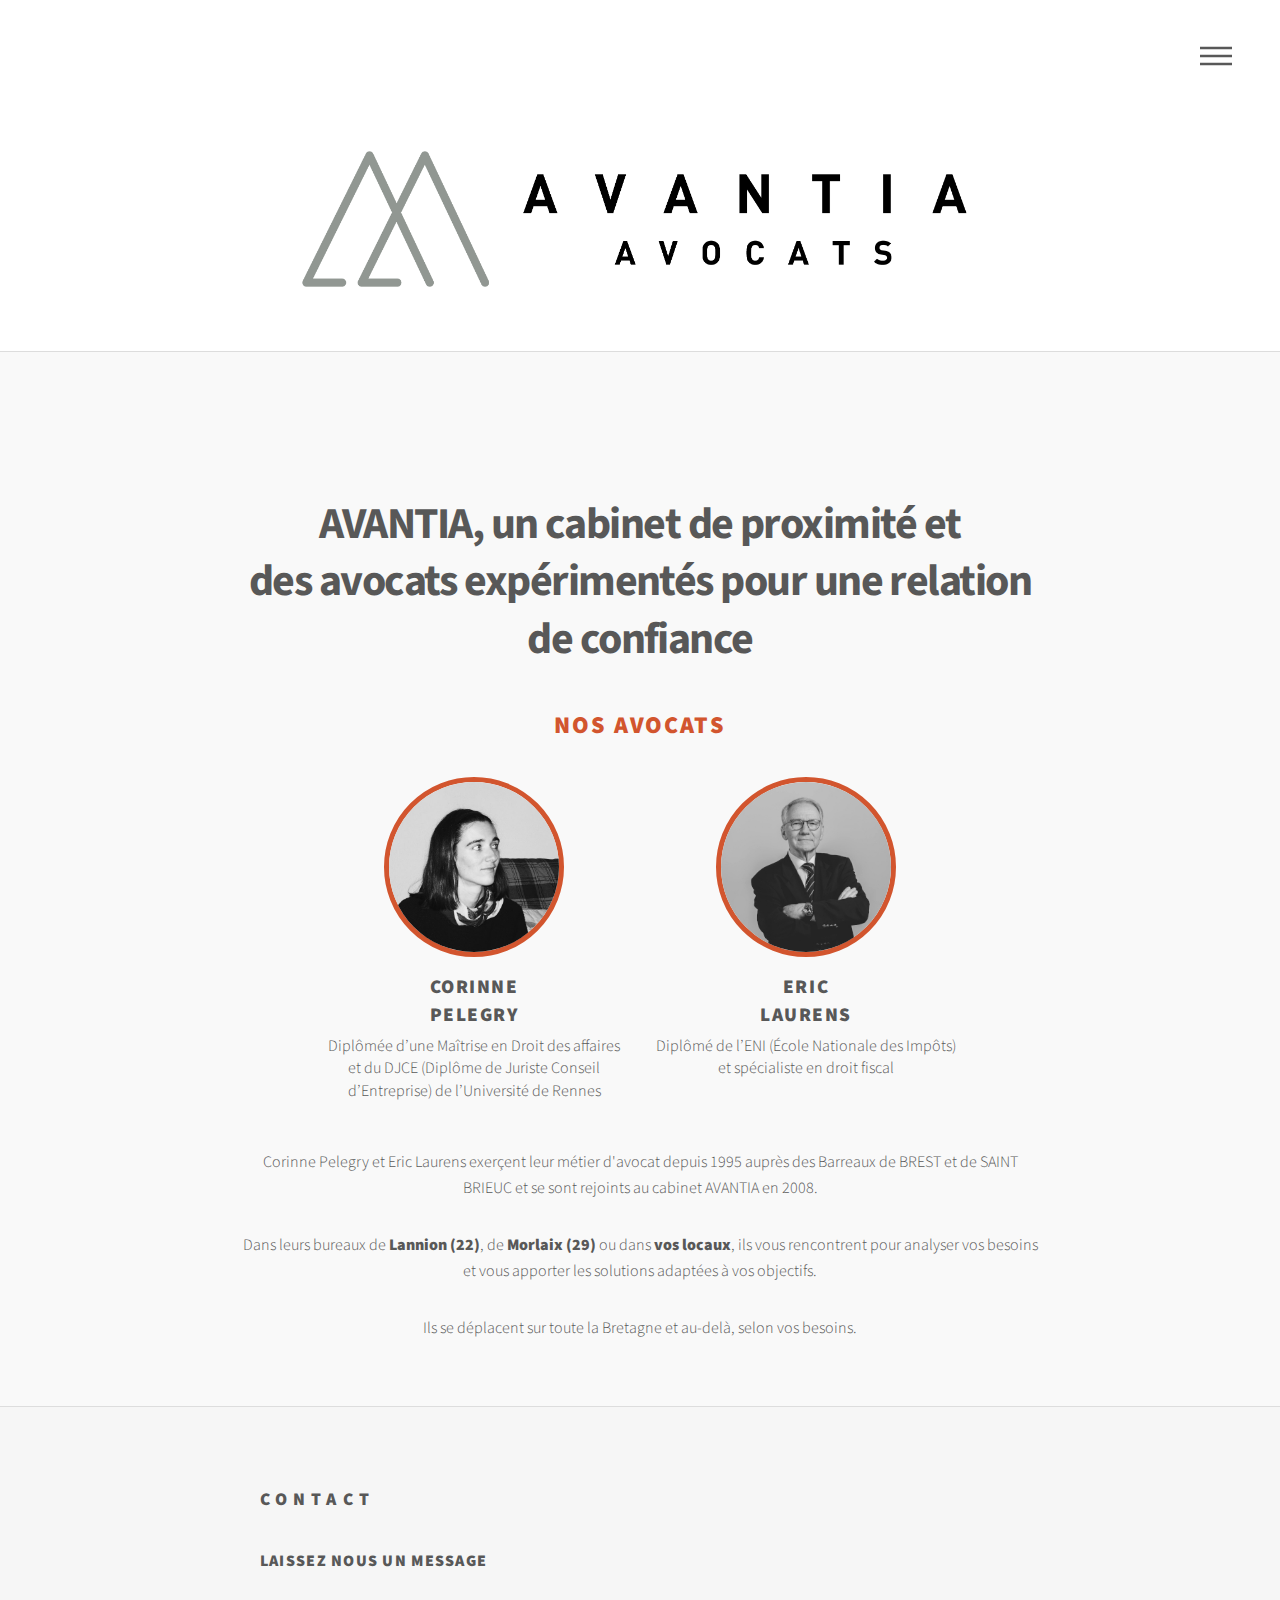
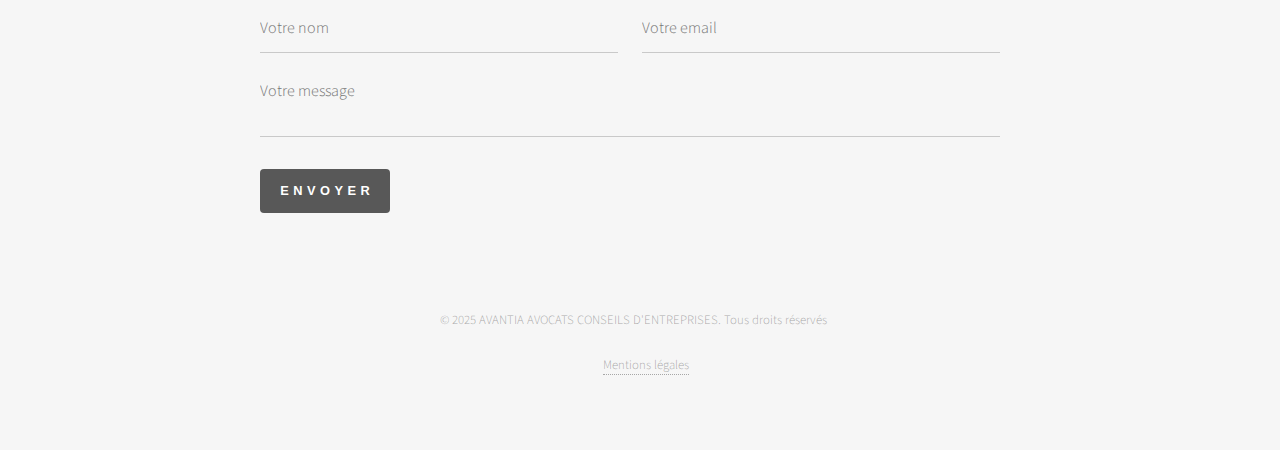
<file: avocats.html>
<!DOCTYPE HTML>
<html>

<head>
	<title>AVANTIA AVOCATS</title>
	<meta charset="utf-8" />
	<meta name="viewport" content="width=device-width, initial-scale=1, user-scalable=no" />
	<link rel="stylesheet" href="assets/css/main.css" />
	<noscript>
		<link rel="stylesheet" href="assets/css/noscript.css" /></noscript>
</head>

<body class="is-preload">
	<!-- Wrapper -->
	<div id="wrapper">

		<!-- Header -->
		<header id="header">
			<div class="inner">

				<!-- Logo -->
				<a href="index.html" class="logo">
					<span class="symbol"><img src="images/logo_avantia_2.png" alt="" /></span>
				</a>

				<!-- Nav -->
				<nav>
					<ul>
						<li><a href="#menu">Menu</a></li>
					</ul>
				</nav>

			</div>
		</header>

		<!-- Menu -->
		<nav id="menu">
			<h2>Menu</h2>
			<ul>
				<li><a href="index.html">Accueil</a></li>
				<li><a href="competences.html">Nos compétences</a></li>
				<li><a href="bureaux.html">Nos bureaux</a></li>
				<li><a href="avocats.html">Nos avocats</a></li>
			</ul>
		</nav>


		<!-- Section Associés -->
		<section id="associates" class="inner">
			<div class="associates-intro">
				<h1>AVANTIA, un cabinet de proximité et <br />
					des avocats expérimentés pour une relation <br />
					de confiance</h1>
				<h3>Nos avocats</h3>
			</div>
			<div class="associates-list">
				<article class="associate">
					<img src="images/portait_corinne.JPEG" alt="Portrait de Corinne Pelegry" />
					<div class="associate-info">
						<h3>Corinne <br />
							PELEGRY</h3>
						<p>Diplômée d’une Maîtrise en Droit des affaires et du DJCE (Diplôme de Juriste Conseil
							d’Entreprise) de l’Université de Rennes</p>
					</div>
				</article>
				<article class="associate">
					<img src="images/eric-laurens.jpg" alt="Portrait d’Eric Laurens" />
					<div class="associate-info">
						<h3>Eric <br />
							LAURENS</h3>
						<p>Diplômé de l’ENI (École Nationale des Impôts) et spécialiste en droit fiscal</p>
					</div>
				</article>
			</div>
			<div class="associates-footer">
				<p>Corinne Pelegry et Eric Laurens exerçent leur métier d'avocat depuis 1995 auprès des Barreaux de
					BREST et de SAINT BRIEUC et se sont rejoints au cabinet AVANTIA en 2008.</p>
				<p>Dans leurs bureaux de <b>Lannion (22)</b>, de <b>Morlaix (29)</b> ou dans <b>vos locaux</b>, ils vous
					rencontrent pour analyser vos besoins et vous apporter les solutions adaptées à vos objectifs.</p>
				<p>Ils se déplacent sur toute la Bretagne et au-delà, selon vos besoins.</p>
			</div>
		</section>
		<!-- /Section Associés -->

		<!-- Footer -->
		<footer id="footer">
			<div class="inner">
				<section>
					<h2>Contact</h2>
					<h3>Laissez nous un message</h3>
					<form action="https://formspree.io/f/mrbljakq" method="POST"
						data-email="contact@avocats-avantia.com">
						<!-- Vous pouvez personnaliser le sujet -->
						<input type="hidden" name="_subject" value="Nouveau message depuis le site AVANTIA" />

						<div class="fields">
							<div class="field half">
								<input type="text" name="name" id="name" placeholder="Votre nom" required />
							</div>
							<div class="field half">
								<input type="email" name="email" id="email" placeholder="Votre email" required />
							</div>
							<div class="field">
								<textarea name="message" id="message" placeholder="Votre message" required></textarea>
							</div>
						</div>

						<ul class="actions">
							<li>
								<button type="submit" class="primary">
									Envoyer
								</button>
							</li>
						</ul>

						<!-- OPTIONNEL : message de confirmation intégré -->
						<div class="form-response" style="display:none; margin-top:1em; color:green;">
							Merci pour votre message ! Nous vous répondrons bientôt.
						</div>
					</form>
				</section>
				<ul class="copyright">
					<li>&copy; 2025 AVANTIA AVOCATS CONSEILS D'ENTREPRISES. Tous droits réservés</li><br /><br />
					<li><a href="mentions-legales.html">Mentions légales</a></li>
				</ul>
			</div>
		</footer>

	</div>

	<!-- Scripts -->
	<script src="assets/js/jquery.min.js"></script>
	<script src="assets/js/browser.min.js"></script>
	<script src="assets/js/breakpoints.min.js"></script>
	<script src="assets/js/util.js"></script>
	<script src="assets/js/main.js"></script>

</body>

</html>
</file>
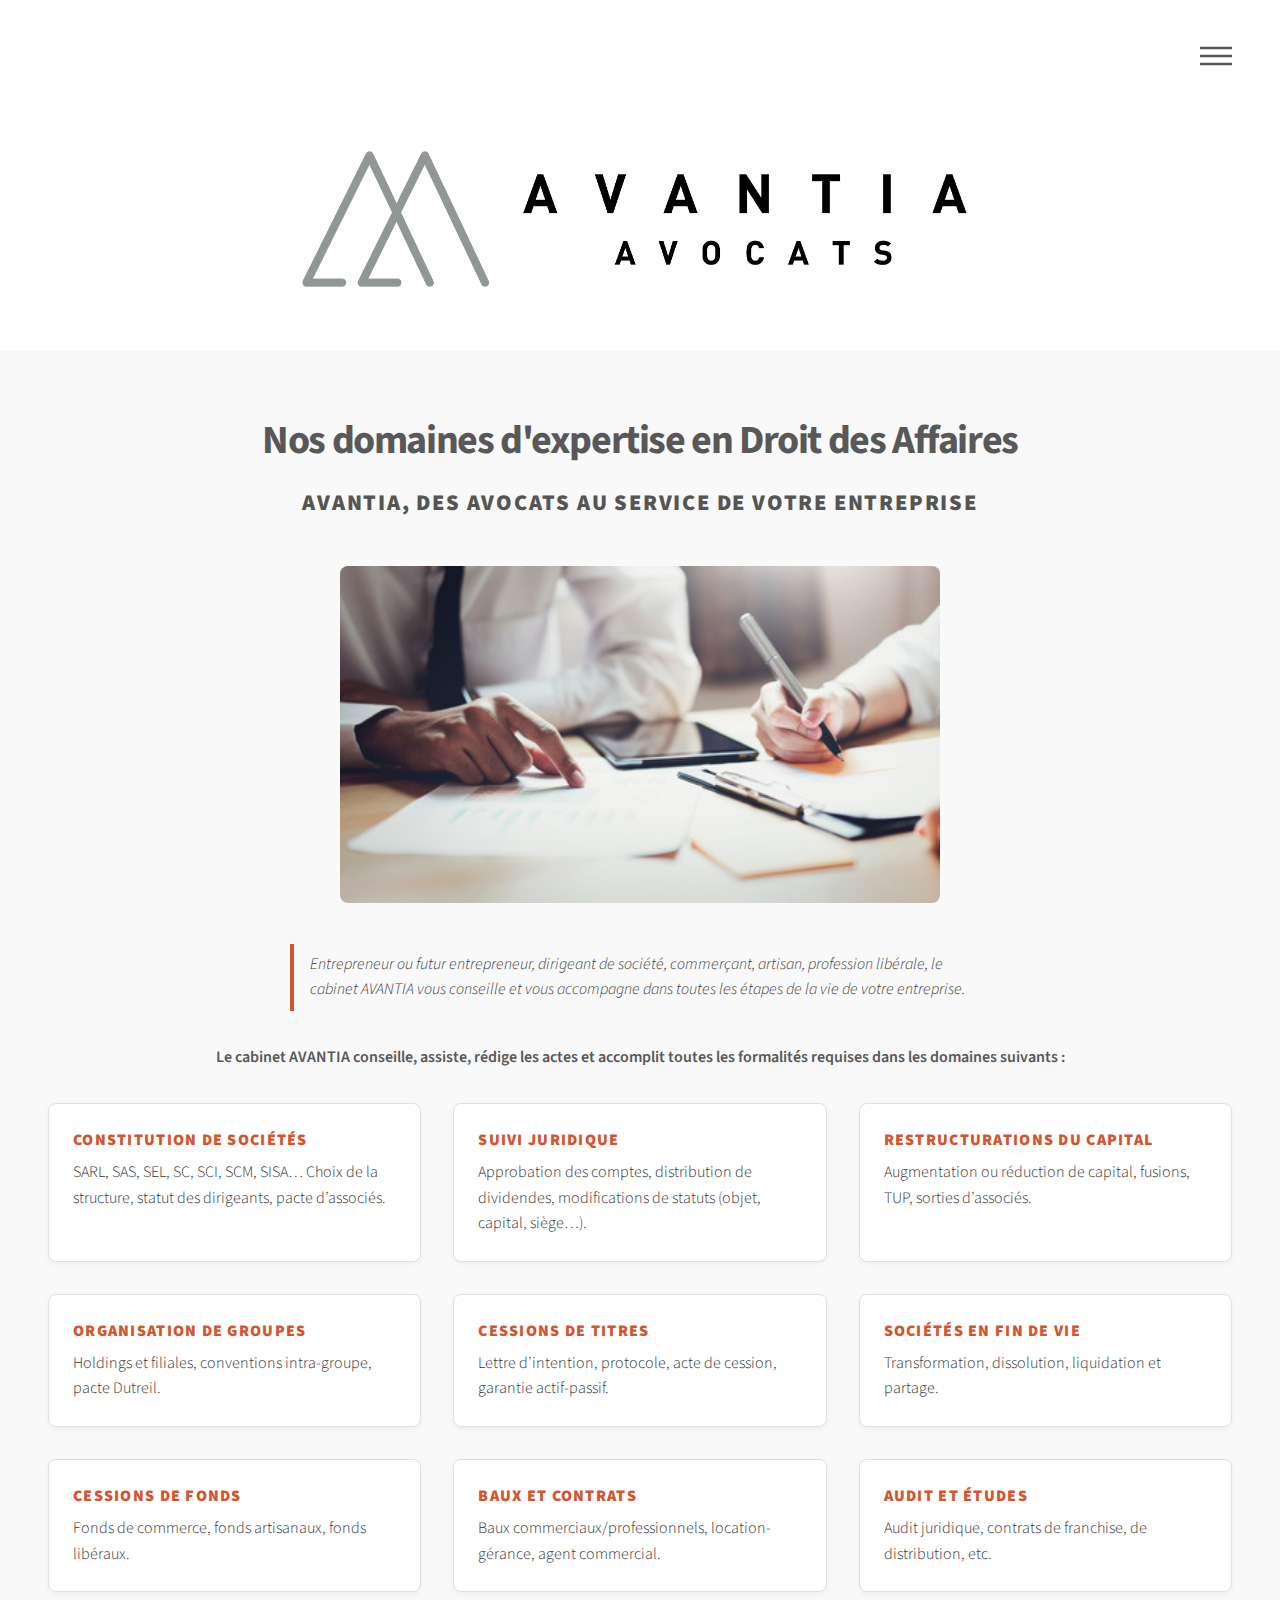
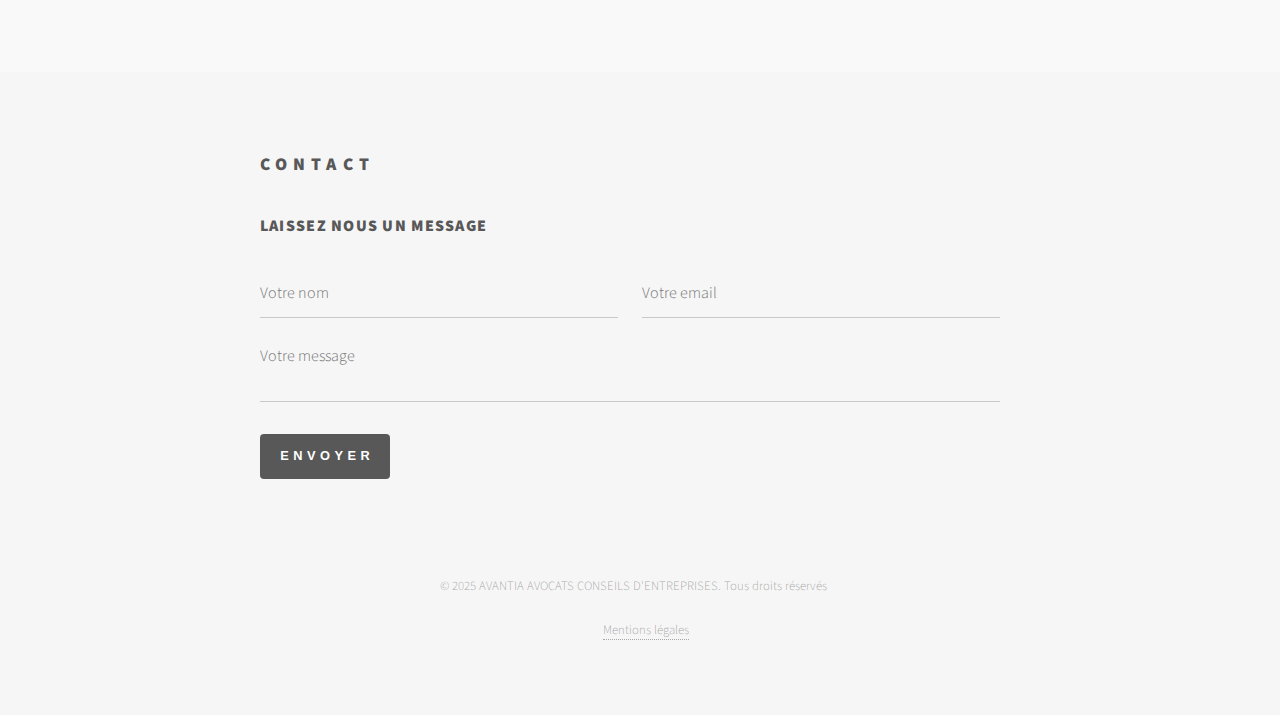
<file: competences.html>
<!DOCTYPE HTML>

<html>

<head>
	<title>AVANTIA AVOCATS</title>
	<meta charset="utf-8" />
	<meta name="viewport" content="width=device-width, initial-scale=1, user-scalable=no" />
	<link rel="stylesheet" href="assets/css/main.css" />
	<noscript>
		<link rel="stylesheet" href="assets/css/noscript.css" /></noscript>
</head>

<body class="is-preload">
	<!-- Wrapper -->
	<div id="wrapper">

		<!-- Header -->
		<header id="header">
			<div class="inner">

				<!-- Logo -->
				<a href="index.html" class="logo">
					<span class="symbol"><img src="images/logo_avantia_2.png" alt="" /></span>
				</a>

				<!-- Nav -->
				<nav>
					<ul>
						<li><a href="#menu">Menu</a></li>
					</ul>
				</nav>

			</div>
		</header>

		<!-- Menu -->
		<nav id="menu">
			<h2>Menu</h2>
			<ul>
				<li><a href="index.html">Accueil</a></li>
				<li><a href="competences.html">Nos compétences</a></li>
				<li><a href="bureaux.html">Nos bureaux</a></li>
				<li><a href="avocats.html">Nos avocats</a></li>
			</ul>
		</nav>

		<!-- Section Expertise -->
		<section id="expertise" class="inner">
			<header class="expertise-header">
				<h1>Nos domaines d'expertise en Droit des Affaires</h1>
				<h3>AVANTIA, des avocats au service de votre entreprise</h3>
			</header>

			<figure class="expertise-image">
				<img src="images/expertise.jpg" alt="Illustration de nos expertises" />
			</figure>

			<blockquote class="expertise-quote">
				Entrepreneur ou futur entrepreneur, dirigeant de société, commerçant, artisan,
				profession libérale, le cabinet AVANTIA vous conseille et vous accompagne dans
				toutes les étapes de la vie de votre entreprise.
			</blockquote>

			<p class="expertise-intro">
				Le cabinet AVANTIA conseille, assiste, rédige les actes et accomplit toutes
				les formalités requises dans les domaines suivants :
			</p>

			<ul class="expertise-list">
				<li>
					<h3>Constitution de sociétés</h3>
					<p>SARL, SAS, SEL, SC, SCI, SCM, SISA… Choix de la structure, statut des
						dirigeants, pacte d’associés.</p>
				</li>
				<li>
					<h3>Suivi juridique</h3>
					<p>Approbation des comptes, distribution de dividendes, modifications de
						statuts (objet, capital, siège…).</p>
				</li>
				<li>
					<h3>Restructurations du capital</h3>
					<p>Augmentation ou réduction de capital, fusions, TUP, sorties d’associés.</p>
				</li>
				<li>
					<h3>Organisation de groupes</h3>
					<p>Holdings et filiales, conventions intra‑groupe, pacte Dutreil.</p>
				</li>
				<li>
					<h3>Cessions de titres</h3>
					<p>Lettre d’intention, protocole, acte de cession, garantie actif‑passif.</p>
				</li>
				<li>
					<h3>Sociétés en fin de vie</h3>
					<p>Transformation, dissolution, liquidation et partage.</p>
				</li>
				<li>
					<h3>Cessions de fonds</h3>
					<p>Fonds de commerce, fonds artisanaux, fonds libéraux.</p>
				</li>
				<li>
					<h3>Baux et contrats</h3>
					<p>Baux commerciaux/professionnels, location-gérance, agent commercial.</p>
				</li>
				<li>
					<h3>Audit et études</h3>
					<p>Audit juridique, contrats de franchise, de distribution, etc.</p>
				</li>
			</ul>
		</section>

		<!-- Footer -->
		<footer id="footer">
			<div class="inner">
				<section>
					<h2>Contact</h2>
					<h3>Laissez nous un message</h3>
					<form action="https://formspree.io/f/mrbljakq" method="POST"
						data-email="contact@avocats-avantia.com">
						<!-- Vous pouvez personnaliser le sujet -->
						<input type="hidden" name="_subject" value="Nouveau message depuis le site AVANTIA" />

						<div class="fields">
							<div class="field half">
								<input type="text" name="name" id="name" placeholder="Votre nom" required />
							</div>
							<div class="field half">
								<input type="email" name="email" id="email" placeholder="Votre email" required />
							</div>
							<div class="field">
								<textarea name="message" id="message" placeholder="Votre message" required></textarea>
							</div>
						</div>

						<ul class="actions">
							<li>
								<button type="submit" class="primary">
									Envoyer
								</button>
							</li>
						</ul>

						<!-- OPTIONNEL : message de confirmation intégré -->
						<div class="form-response" style="display:none; margin-top:1em; color:green;">
							Merci pour votre message ! Nous vous répondrons bientôt.
						</div>
					</form>
				</section>
				<ul class="copyright">
					<li>&copy; 2025 AVANTIA AVOCATS CONSEILS D'ENTREPRISES. Tous droits réservés</li><br /><br />
					<li><a href="mentions-legales.html">Mentions légales</a></li>
				</ul>
			</div>
		</footer>

	</div>

	<!-- Scripts -->
	<script src="assets/js/jquery.min.js"></script>
	<script src="assets/js/browser.min.js"></script>
	<script src="assets/js/breakpoints.min.js"></script>
	<script src="assets/js/util.js"></script>
	<script src="assets/js/main.js"></script>

</body>

</html>
</file>
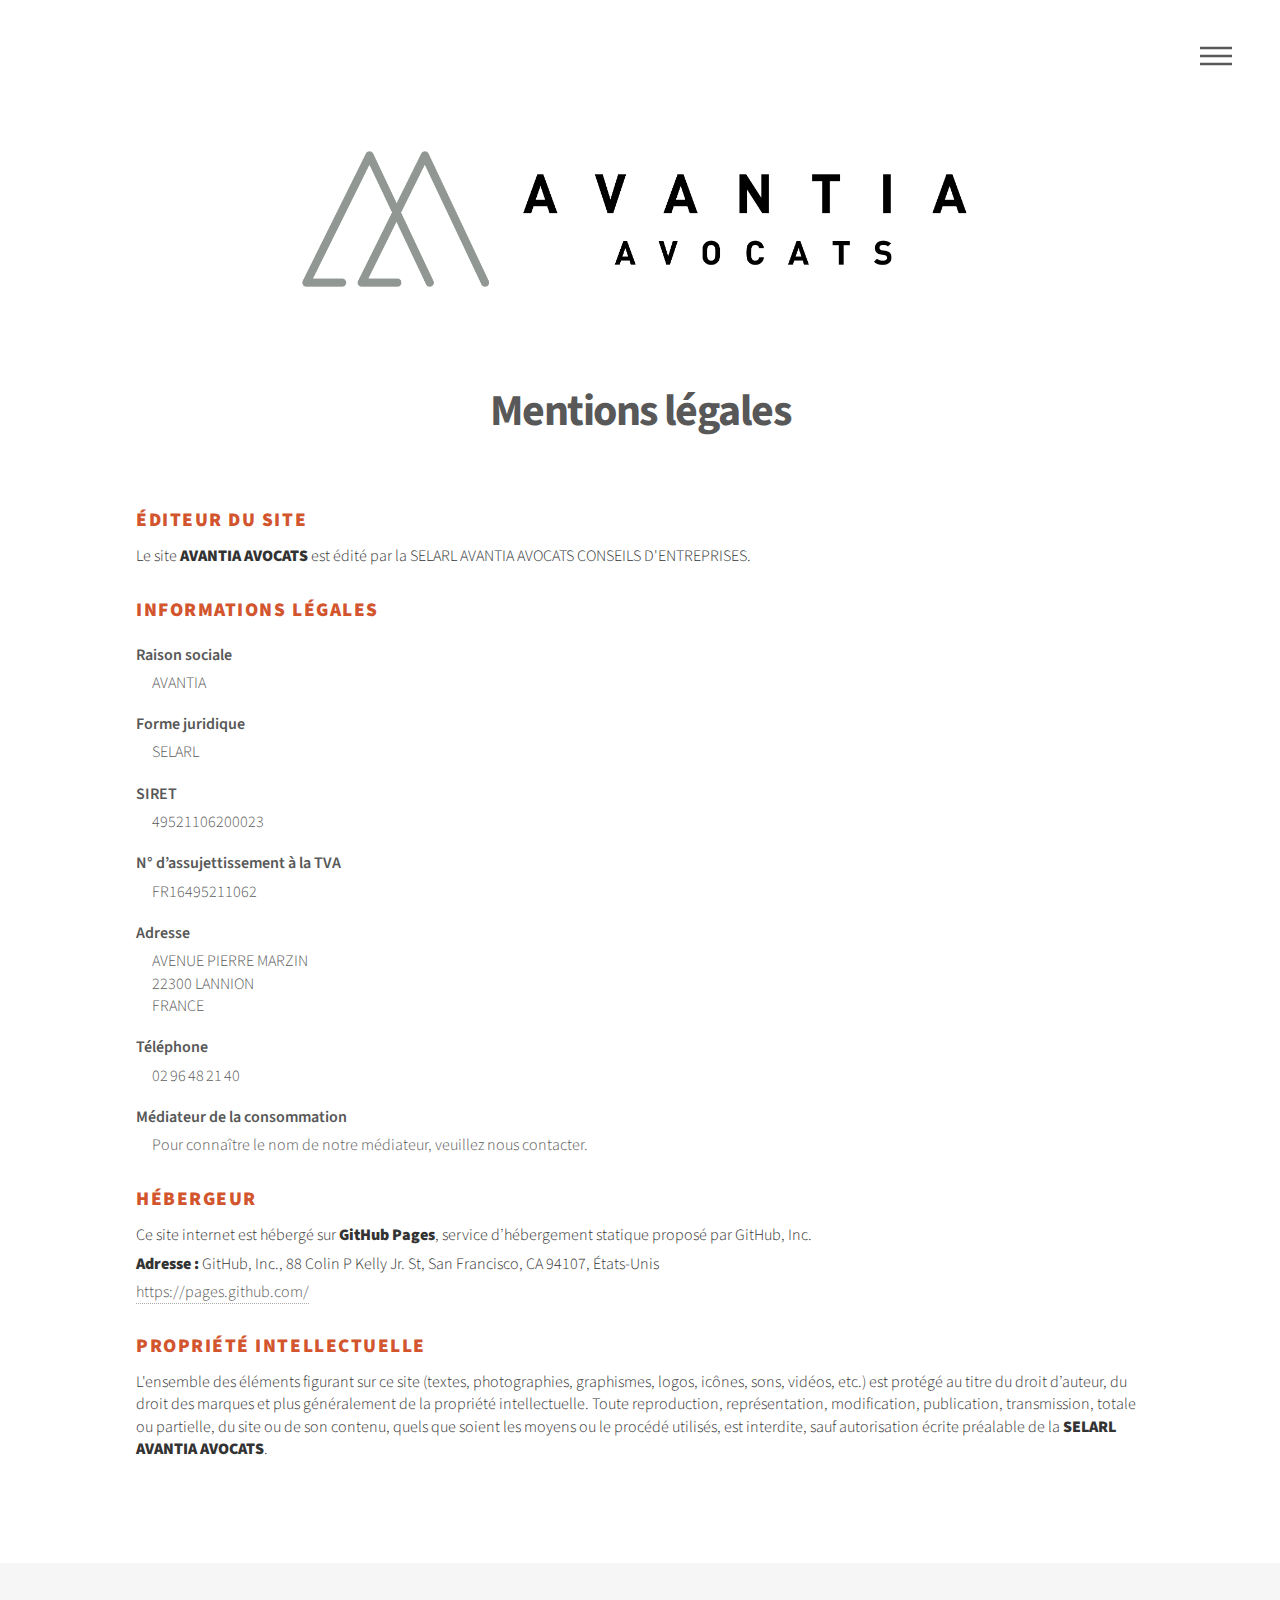
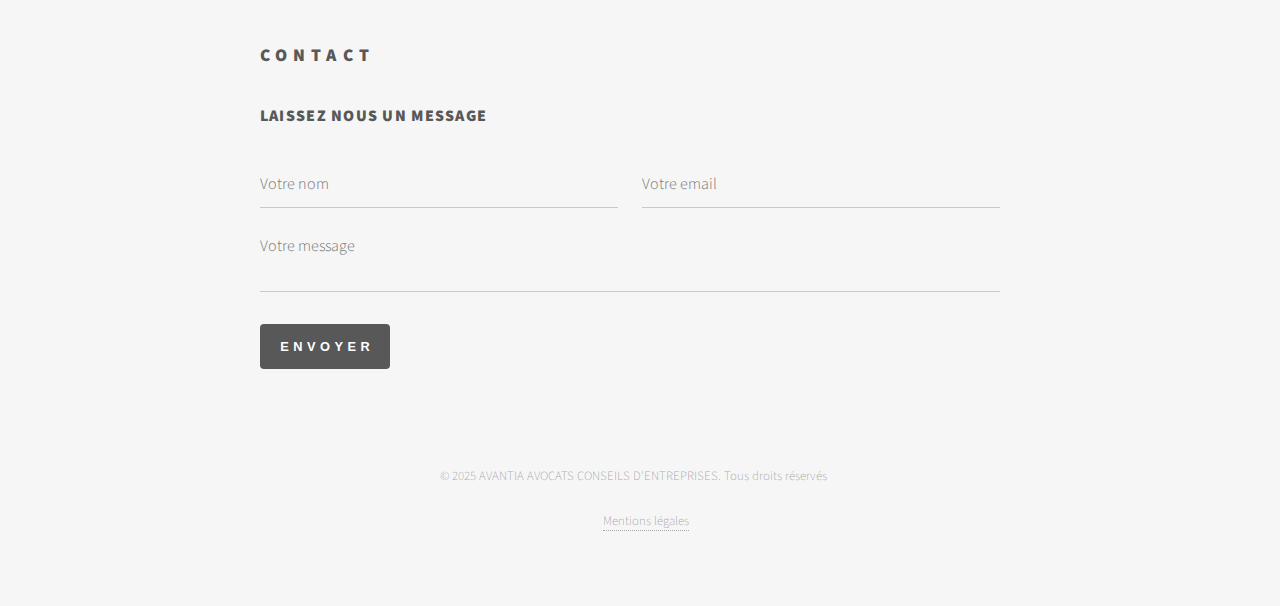
<file: mentions-legales.html>
<!DOCTYPE HTML>
<html>

<head>
    <title>AVANTIA AVOCATS</title>
    <meta charset="utf-8" />
    <meta name="viewport" content="width=device-width, initial-scale=1, user-scalable=no" />
    <link rel="icon" href="assets/images/logo_avantia-favicon.png" type="image/png" />
    <link rel="stylesheet" href="assets/css/main.css" />
    <noscript>
        <link rel="stylesheet" href="assets/css/noscript.css" /></noscript>
</head>

<body class="is-preload">
    <!-- Wrapper -->
    <div id="wrapper">

        <!-- Header -->
        <header id="header">
            <div class="inner">

                <!-- Logo -->
                <a href="index.html" class="logo">
                    <span class="symbol"><img src="images/logo_avantia_2.png" alt="" /></span>
                </a>

                <!-- Nav -->
                <nav>
                    <ul>
                        <li><a href="#menu">Menu</a></li>
                    </ul>
                </nav>

            </div>
        </header>

        <!-- Menu -->
        <nav id="menu">
            <h2>Menu</h2>
            <ul>
                <li><a href="index.html">Accueil</a></li>
                <li><a href="competences.html">Nos compétences</a></li>
                <li><a href="bureaux.html">Nos bureaux</a></li>
                <li><a href="avocats.html">Nos avocats</a></li>
            </ul>
        </nav>


        <!-- Main -->
        <div id="main">
            <div class="inner">
                <h1>Mentions légales</h1>

                <section class="legal-info">
                    <h3>Éditeur du site</h3>
                    <p>Le site <strong>AVANTIA AVOCATS</strong> est édité par la SELARL AVANTIA AVOCATS CONSEILS D'ENTREPRISES.</p>
                  
                    <h3>Informations légales</h3>
                    <dl>
                      <dt>Raison sociale</dt>
                      <dd>AVANTIA</dd>
                  
                      <dt>Forme juridique</dt>
                      <dd>SELARL</dd>
                  
                      <dt>SIRET</dt>
                      <dd>49521106200023</dd>
                  
                      <dt>N° d’assujettissement à la TVA</dt>
                      <dd>FR16495211062</dd>
                  
                      <dt>Adresse</dt>
                      <dd>AVENUE PIERRE MARZIN<br>22300 LANNION<br>FRANCE</dd>
                  
                      <dt>Téléphone</dt>
                      <dd>02 96 48 21 40</dd>
                  
                      <dt>Médiateur de la consommation</dt>
                      <dd>Pour connaître le nom de notre médiateur, veuillez nous contacter.</dd>
                    </dl>
                  </section>
                  
                  <section class="host-info">
                    <h3>Hébergeur</h3>
                    <p>Ce site internet est hébergé sur <strong>GitHub Pages</strong>, service d’hébergement statique proposé par GitHub, Inc.</p>
                    <p>
                      <strong>Adresse :</strong> GitHub, Inc., 88 Colin P Kelly Jr. St, San Francisco, CA 94107, États‑Unis
                    </p>
                    <p>
                      <a href="https://pages.github.com/" target="_blank" rel="noopener">https://pages.github.com/</a>
                    </p>
                  </section>

                  <section class="ip-info">
                    <h3>Propriété intellectuelle</h3>
                    <p>
                      L'ensemble des éléments figurant sur ce site (textes, photographies, graphismes,  
                      logos, icônes, sons, vidéos, etc.) est protégé au titre du droit d’auteur,  
                      du droit des marques et plus généralement de la propriété intellectuelle.  
                      Toute reproduction, représentation, modification, publication, transmission,  
                      totale ou partielle, du site ou de son contenu, quels que soient les moyens  
                      ou le procédé utilisés, est interdite, sauf autorisation écrite préalable  
                      de la <b>SELARL AVANTIA AVOCATS</b>.
                    </p>
                  </section>
                  
            </div>
        </div>

        <!-- Footer -->
		<footer id="footer">
			<div class="inner">
				<section>
					<h2>Contact</h2>
					<h3>Laissez nous un message</h3>
					<form action="https://formspree.io/f/mrbljakq" method="POST"
						data-email="contact@avocats-avantia.com">
						<!-- Vous pouvez personnaliser le sujet -->
						<input type="hidden" name="_subject" value="Nouveau message depuis le site AVANTIA" />

						<div class="fields">
							<div class="field half">
								<input type="text" name="name" id="name" placeholder="Votre nom" required />
							</div>
							<div class="field half">
								<input type="email" name="email" id="email" placeholder="Votre email" required />
							</div>
							<div class="field">
								<textarea name="message" id="message" placeholder="Votre message" required></textarea>
							</div>
						</div>

						<ul class="actions">
							<li>
								<button type="submit" class="primary">
									Envoyer
								</button>
							</li>
						</ul>

						<!-- OPTIONNEL : message de confirmation intégré -->
						<div class="form-response" style="display:none; margin-top:1em; color:green;">
							Merci pour votre message ! Nous vous répondrons bientôt.
						</div>
					</form>
				</section>
				<ul class="copyright">
					<li>&copy; 2025 AVANTIA AVOCATS CONSEILS D'ENTREPRISES. Tous droits réservés</li><br /><br />
					<li><a href="mentions-legales.html">Mentions légales</a></li>
				</ul>
			</div>
		</footer>

    </div>

    <!-- Scripts -->
    <script src="assets/js/jquery.min.js"></script>
    <script src="assets/js/browser.min.js"></script>
    <script src="assets/js/breakpoints.min.js"></script>
    <script src="assets/js/util.js"></script>
    <script src="assets/js/main.js"></script>
</body>

</html>
</file>
<file: assets/css/noscript.css>
/*
	Phantom by HTML5 UP
	html5up.net | @ajlkn
	Free for personal and commercial use under the CCA 3.0 license (html5up.net/license)
*/

/* Tiles */

	body.is-preload .tiles article {
		-moz-transform: none;
		-webkit-transform: none;
		-ms-transform: none;
		transform: none;
		opacity: 1;
	}
</file>
<file: assets/css/main.css>
@import url(fontawesome-all.min.css);
@import url("https://fonts.googleapis.com/css?family=Source+Sans+Pro:300,700,900");

/*
	Phantom by HTML5 UP
	html5up.net | @ajlkn
	Free for personal and commercial use under the CCA 3.0 license (html5up.net/license)
*/

html,
body,
div,
span,
applet,
object,
iframe,
h1,
h2,
h3,
h4,
h5,
h6,
p,
blockquote,
pre,
a,
abbr,
acronym,
address,
big,
cite,
code,
del,
dfn,
em,
img,
ins,
kbd,
q,
s,
samp,
small,
strike,
strong,
sub,
sup,
tt,
var,
b,
u,
i,
center,
dl,
dt,
dd,
ol,
ul,
li,
fieldset,
form,
label,
legend,
table,
caption,
tbody,
tfoot,
thead,
tr,
th,
td,
article,
aside,
canvas,
details,
embed,
figure,
figcaption,
footer,
header,
hgroup,
menu,
nav,
output,
ruby,
section,
summary,
time,
mark,
audio,
video {
	margin: 0;
	padding: 0;
	border: 0;
	font-size: 100%;
	font: inherit;
	vertical-align: baseline;
}

article,
aside,
details,
figcaption,
figure,
footer,
header,
hgroup,
menu,
nav,
section {
	display: block;
}

body {
	line-height: 1;
}

ol,
ul {
	list-style: none;
}

blockquote,
q {
	quotes: none;
}

blockquote:before,
blockquote:after,
q:before,
q:after {
	content: '';
	content: none;
}

table {
	border-collapse: collapse;
	border-spacing: 0;
}

body {
	-webkit-text-size-adjust: none;
}

mark {
	background-color: transparent;
	color: inherit;
}

input::-moz-focus-inner {
	border: 0;
	padding: 0;
}

input,
select,
textarea {
	-moz-appearance: none;
	-webkit-appearance: none;
	-ms-appearance: none;
	appearance: none;
}

/* Basic */

@-ms-viewport {
	width: device-width;
}

body {
	-ms-overflow-style: scrollbar;
}

@media screen and (max-width: 480px) {

	html,
	body {
		min-width: 320px;
	}

}

html {
	box-sizing: border-box;
}

*,
*:before,
*:after {
	box-sizing: inherit;
}

body {
	background: #ffffff;
}

body.is-preload *,
body.is-preload *:before,
body.is-preload *:after {
	-moz-animation: none !important;
	-webkit-animation: none !important;
	-ms-animation: none !important;
	animation: none !important;
	-moz-transition: none !important;
	-webkit-transition: none !important;
	-ms-transition: none !important;
	transition: none !important;
}

/* Type */

body,
input,
select,
textarea {
	color: #585858;
	font-family: "Source Sans Pro", Helvetica, sans-serif;
	font-size: 16pt;
	font-weight: 300;
	line-height: 1.75;
}

@media screen and (max-width: 1680px) {

	body,
	input,
	select,
	textarea {
		font-size: 14pt;
	}

}

@media screen and (max-width: 1280px) {

	body,
	input,
	select,
	textarea {
		font-size: 12pt;
	}

}

a {
	-moz-transition: border-bottom-color 0.2s ease, color 0.2s ease;
	-webkit-transition: border-bottom-color 0.2s ease, color 0.2s ease;
	-ms-transition: border-bottom-color 0.2s ease, color 0.2s ease;
	transition: border-bottom-color 0.2s ease, color 0.2s ease;
	text-decoration: none;
	color: #585858;
	border-bottom: dotted 1px rgba(88, 88, 88, 0.5);
}

a:hover {
	border-bottom-color: transparent;
	color: #D86C4E !important;
}

strong,
b {
	font-weight: 900;
}

em,
i {
	font-style: italic;
}

p {
	margin: 0 0 2em 0;
}

h1 {
	font-size: 2.75em;
	font-weight: 700;
	line-height: 1.3;
	margin: 0 0 1em 0;
	letter-spacing: -0.035em;
}

h1 a {
	color: inherit;
}

@media screen and (max-width: 736px) {

	h1 {
		font-size: 2em;
		margin: 0 0 1em 0;
	}

}

@media screen and (max-width: 360px) {

	h1 {
		font-size: 1.75em;
	}

}

h2,
h4,
h5,
h6 {
	font-weight: 900;
	line-height: 1.5;
	margin: 0 0 2em 0;
	text-transform: uppercase;
	letter-spacing: 0.35em;
}

h3 {
	font-weight: 900;
	line-height: 1.5;
	margin: 0 0 2em 0;
	text-transform: uppercase;
	letter-spacing: 0.08em;
}

h2 a,
h3 a,
h4 a,
h5 a,
h6 a {
	color: inherit;
}

h2 {
	font-size: 1.1em;
}

h3 {
	font-size: 1em;
}

h4 {
	font-size: 0.8em;
}

h5 {
	font-size: 0.8em;
}

h6 {
	font-size: 0.8em;
}

@media screen and (max-width: 980px) {

	h1 br,
	h2 br,
	h3 br,
	h4 br,
	h5 br,
	h6 br {
		display: none;
	}

}

@media screen and (max-width: 736px) {

	h2 {
		font-size: 1em;
	}

	h3 {
		font-size: 0.8em;
	}

}

sub {
	font-size: 0.8em;
	position: relative;
	top: 0.5em;
}

sup {
	font-size: 0.8em;
	position: relative;
	top: -0.5em;
}

blockquote {
	border-left: solid 4px #c9c9c9;
	font-style: italic;
	margin: 0 0 2em 0;
	padding: 0.5em 0 0.5em 2em;
}

code {
	background: rgba(144, 144, 144, 0.075);
	border-radius: 4px;
	border: solid 1px #c9c9c9;
	font-family: "Courier New", monospace;
	font-size: 0.9em;
	margin: 0 0.25em;
	padding: 0.25em 0.65em;
}

pre {
	-webkit-overflow-scrolling: touch;
	font-family: "Courier New", monospace;
	font-size: 0.9em;
	margin: 0 0 2em 0;
}

pre code {
	display: block;
	line-height: 1.75;
	padding: 1em 1.5em;
	overflow-x: auto;
}

hr {
	border: 0;
	border-bottom: solid 1px #c9c9c9;
	margin: 2em 0;
}

hr.major {
	margin: 3em 0;
}

.align-left {
	text-align: left;
}

.align-center {
	text-align: center;
}

.align-right {
	text-align: right;
}

/* Row */

.row {
	display: flex;
	flex-wrap: wrap;
	box-sizing: border-box;
	align-items: stretch;
}

.row>* {
	box-sizing: border-box;
}

.row.gtr-uniform>*> :last-child {
	margin-bottom: 0;
}

.row.aln-left {
	justify-content: flex-start;
}

.row.aln-center {
	justify-content: center;
}

.row.aln-right {
	justify-content: flex-end;
}

.row.aln-top {
	align-items: flex-start;
}

.row.aln-middle {
	align-items: center;
}

.row.aln-bottom {
	align-items: flex-end;
}

.row>.imp {
	order: -1;
}

.row>.col-1 {
	width: 8.33333%;
}

.row>.off-1 {
	margin-left: 8.33333%;
}

.row>.col-2 {
	width: 16.66667%;
}

.row>.off-2 {
	margin-left: 16.66667%;
}

.row>.col-3 {
	width: 25%;
}

.row>.off-3 {
	margin-left: 25%;
}

.row>.col-4 {
	width: 33.33333%;
}

.row>.off-4 {
	margin-left: 33.33333%;
}

.row>.col-5 {
	width: 41.66667%;
}

.row>.off-5 {
	margin-left: 41.66667%;
}

.row>.col-6 {
	width: 50%;
}

.row>.off-6 {
	margin-left: 50%;
}

.row>.col-7 {
	width: 58.33333%;
}

.row>.off-7 {
	margin-left: 58.33333%;
}

.row>.col-8 {
	width: 66.66667%;
}

.row>.off-8 {
	margin-left: 66.66667%;
}

.row>.col-9 {
	width: 75%;
}

.row>.off-9 {
	margin-left: 75%;
}

.row>.col-10 {
	width: 83.33333%;
}

.row>.off-10 {
	margin-left: 83.33333%;
}

.row>.col-11 {
	width: 91.66667%;
}

.row>.off-11 {
	margin-left: 91.66667%;
}

.row>.col-12 {
	width: 100%;
}

.row>.off-12 {
	margin-left: 100%;
}

.row.gtr-0 {
	margin-top: 0;
	margin-left: 0em;
}

.row.gtr-0>* {
	padding: 0 0 0 0em;
}

.row.gtr-0.gtr-uniform {
	margin-top: 0em;
}

.row.gtr-0.gtr-uniform>* {
	padding-top: 0em;
}

.row.gtr-25 {
	margin-top: 0;
	margin-left: -0.5em;
}

.row.gtr-25>* {
	padding: 0 0 0 0.5em;
}

.row.gtr-25.gtr-uniform {
	margin-top: -0.5em;
}

.row.gtr-25.gtr-uniform>* {
	padding-top: 0.5em;
}

.row.gtr-50 {
	margin-top: 0;
	margin-left: -1em;
}

.row.gtr-50>* {
	padding: 0 0 0 1em;
}

.row.gtr-50.gtr-uniform {
	margin-top: -1em;
}

.row.gtr-50.gtr-uniform>* {
	padding-top: 1em;
}

.row {
	margin-top: 0;
	margin-left: -2em;
}

.row>* {
	padding: 0 0 0 2em;
}

.row.gtr-uniform {
	margin-top: -2em;
}

.row.gtr-uniform>* {
	padding-top: 2em;
}

.row.gtr-150 {
	margin-top: 0;
	margin-left: -3em;
}

.row.gtr-150>* {
	padding: 0 0 0 3em;
}

.row.gtr-150.gtr-uniform {
	margin-top: -3em;
}

.row.gtr-150.gtr-uniform>* {
	padding-top: 3em;
}

.row.gtr-200 {
	margin-top: 0;
	margin-left: -4em;
}

.row.gtr-200>* {
	padding: 0 0 0 4em;
}

.row.gtr-200.gtr-uniform {
	margin-top: -4em;
}

.row.gtr-200.gtr-uniform>* {
	padding-top: 4em;
}

@media screen and (max-width: 1680px) {

	.row {
		display: flex;
		flex-wrap: wrap;
		box-sizing: border-box;
		align-items: stretch;
	}

	.row>* {
		box-sizing: border-box;
	}

	.row.gtr-uniform>*> :last-child {
		margin-bottom: 0;
	}

	.row.aln-left {
		justify-content: flex-start;
	}

	.row.aln-center {
		justify-content: center;
	}

	.row.aln-right {
		justify-content: flex-end;
	}

	.row.aln-top {
		align-items: flex-start;
	}

	.row.aln-middle {
		align-items: center;
	}

	.row.aln-bottom {
		align-items: flex-end;
	}

	.row>.imp-xlarge {
		order: -1;
	}

	.row>.col-1-xlarge {
		width: 8.33333%;
	}

	.row>.off-1-xlarge {
		margin-left: 8.33333%;
	}

	.row>.col-2-xlarge {
		width: 16.66667%;
	}

	.row>.off-2-xlarge {
		margin-left: 16.66667%;
	}

	.row>.col-3-xlarge {
		width: 25%;
	}

	.row>.off-3-xlarge {
		margin-left: 25%;
	}

	.row>.col-4-xlarge {
		width: 33.33333%;
	}

	.row>.off-4-xlarge {
		margin-left: 33.33333%;
	}

	.row>.col-5-xlarge {
		width: 41.66667%;
	}

	.row>.off-5-xlarge {
		margin-left: 41.66667%;
	}

	.row>.col-6-xlarge {
		width: 50%;
	}

	.row>.off-6-xlarge {
		margin-left: 50%;
	}

	.row>.col-7-xlarge {
		width: 58.33333%;
	}

	.row>.off-7-xlarge {
		margin-left: 58.33333%;
	}

	.row>.col-8-xlarge {
		width: 66.66667%;
	}

	.row>.off-8-xlarge {
		margin-left: 66.66667%;
	}

	.row>.col-9-xlarge {
		width: 75%;
	}

	.row>.off-9-xlarge {
		margin-left: 75%;
	}

	.row>.col-10-xlarge {
		width: 83.33333%;
	}

	.row>.off-10-xlarge {
		margin-left: 83.33333%;
	}

	.row>.col-11-xlarge {
		width: 91.66667%;
	}

	.row>.off-11-xlarge {
		margin-left: 91.66667%;
	}

	.row>.col-12-xlarge {
		width: 100%;
	}

	.row>.off-12-xlarge {
		margin-left: 100%;
	}

	.row.gtr-0 {
		margin-top: 0;
		margin-left: 0em;
	}

	.row.gtr-0>* {
		padding: 0 0 0 0em;
	}

	.row.gtr-0.gtr-uniform {
		margin-top: 0em;
	}

	.row.gtr-0.gtr-uniform>* {
		padding-top: 0em;
	}

	.row.gtr-25 {
		margin-top: 0;
		margin-left: -0.5em;
	}

	.row.gtr-25>* {
		padding: 0 0 0 0.5em;
	}

	.row.gtr-25.gtr-uniform {
		margin-top: -0.5em;
	}

	.row.gtr-25.gtr-uniform>* {
		padding-top: 0.5em;
	}

	.row.gtr-50 {
		margin-top: 0;
		margin-left: -1em;
	}

	.row.gtr-50>* {
		padding: 0 0 0 1em;
	}

	.row.gtr-50.gtr-uniform {
		margin-top: -1em;
	}

	.row.gtr-50.gtr-uniform>* {
		padding-top: 1em;
	}

	.row {
		margin-top: 0;
		margin-left: -2em;
	}

	.row>* {
		padding: 0 0 0 2em;
	}

	.row.gtr-uniform {
		margin-top: -2em;
	}

	.row.gtr-uniform>* {
		padding-top: 2em;
	}

	.row.gtr-150 {
		margin-top: 0;
		margin-left: -3em;
	}

	.row.gtr-150>* {
		padding: 0 0 0 3em;
	}

	.row.gtr-150.gtr-uniform {
		margin-top: -3em;
	}

	.row.gtr-150.gtr-uniform>* {
		padding-top: 3em;
	}

	.row.gtr-200 {
		margin-top: 0;
		margin-left: -4em;
	}

	.row.gtr-200>* {
		padding: 0 0 0 4em;
	}

	.row.gtr-200.gtr-uniform {
		margin-top: -4em;
	}

	.row.gtr-200.gtr-uniform>* {
		padding-top: 4em;
	}

}

@media screen and (max-width: 1280px) {

	.row {
		display: flex;
		flex-wrap: wrap;
		box-sizing: border-box;
		align-items: stretch;
	}

	.row>* {
		box-sizing: border-box;
	}

	.row.gtr-uniform>*> :last-child {
		margin-bottom: 0;
	}

	.row.aln-left {
		justify-content: flex-start;
	}

	.row.aln-center {
		justify-content: center;
	}

	.row.aln-right {
		justify-content: flex-end;
	}

	.row.aln-top {
		align-items: flex-start;
	}

	.row.aln-middle {
		align-items: center;
	}

	.row.aln-bottom {
		align-items: flex-end;
	}

	.row>.imp-large {
		order: -1;
	}

	.row>.col-1-large {
		width: 8.33333%;
	}

	.row>.off-1-large {
		margin-left: 8.33333%;
	}

	.row>.col-2-large {
		width: 16.66667%;
	}

	.row>.off-2-large {
		margin-left: 16.66667%;
	}

	.row>.col-3-large {
		width: 25%;
	}

	.row>.off-3-large {
		margin-left: 25%;
	}

	.row>.col-4-large {
		width: 33.33333%;
	}

	.row>.off-4-large {
		margin-left: 33.33333%;
	}

	.row>.col-5-large {
		width: 41.66667%;
	}

	.row>.off-5-large {
		margin-left: 41.66667%;
	}

	.row>.col-6-large {
		width: 50%;
	}

	.row>.off-6-large {
		margin-left: 50%;
	}

	.row>.col-7-large {
		width: 58.33333%;
	}

	.row>.off-7-large {
		margin-left: 58.33333%;
	}

	.row>.col-8-large {
		width: 66.66667%;
	}

	.row>.off-8-large {
		margin-left: 66.66667%;
	}

	.row>.col-9-large {
		width: 75%;
	}

	.row>.off-9-large {
		margin-left: 75%;
	}

	.row>.col-10-large {
		width: 83.33333%;
	}

	.row>.off-10-large {
		margin-left: 83.33333%;
	}

	.row>.col-11-large {
		width: 91.66667%;
	}

	.row>.off-11-large {
		margin-left: 91.66667%;
	}

	.row>.col-12-large {
		width: 100%;
	}

	.row>.off-12-large {
		margin-left: 100%;
	}

	.row.gtr-0 {
		margin-top: 0;
		margin-left: 0em;
	}

	.row.gtr-0>* {
		padding: 0 0 0 0em;
	}

	.row.gtr-0.gtr-uniform {
		margin-top: 0em;
	}

	.row.gtr-0.gtr-uniform>* {
		padding-top: 0em;
	}

	.row.gtr-25 {
		margin-top: 0;
		margin-left: -0.5em;
	}

	.row.gtr-25>* {
		padding: 0 0 0 0.5em;
	}

	.row.gtr-25.gtr-uniform {
		margin-top: -0.5em;
	}

	.row.gtr-25.gtr-uniform>* {
		padding-top: 0.5em;
	}

	.row.gtr-50 {
		margin-top: 0;
		margin-left: -1em;
	}

	.row.gtr-50>* {
		padding: 0 0 0 1em;
	}

	.row.gtr-50.gtr-uniform {
		margin-top: -1em;
	}

	.row.gtr-50.gtr-uniform>* {
		padding-top: 1em;
	}

	.row {
		margin-top: 0;
		margin-left: -2em;
	}

	.row>* {
		padding: 0 0 0 2em;
	}

	.row.gtr-uniform {
		margin-top: -2em;
	}

	.row.gtr-uniform>* {
		padding-top: 2em;
	}

	.row.gtr-150 {
		margin-top: 0;
		margin-left: -3em;
	}

	.row.gtr-150>* {
		padding: 0 0 0 3em;
	}

	.row.gtr-150.gtr-uniform {
		margin-top: -3em;
	}

	.row.gtr-150.gtr-uniform>* {
		padding-top: 3em;
	}

	.row.gtr-200 {
		margin-top: 0;
		margin-left: -4em;
	}

	.row.gtr-200>* {
		padding: 0 0 0 4em;
	}

	.row.gtr-200.gtr-uniform {
		margin-top: -4em;
	}

	.row.gtr-200.gtr-uniform>* {
		padding-top: 4em;
	}

}

@media screen and (max-width: 980px) {

	.row {
		display: flex;
		flex-wrap: wrap;
		box-sizing: border-box;
		align-items: stretch;
	}

	.row>* {
		box-sizing: border-box;
	}

	.row.gtr-uniform>*> :last-child {
		margin-bottom: 0;
	}

	.row.aln-left {
		justify-content: flex-start;
	}

	.row.aln-center {
		justify-content: center;
	}

	.row.aln-right {
		justify-content: flex-end;
	}

	.row.aln-top {
		align-items: flex-start;
	}

	.row.aln-middle {
		align-items: center;
	}

	.row.aln-bottom {
		align-items: flex-end;
	}

	.row>.imp-medium {
		order: -1;
	}

	.row>.col-1-medium {
		width: 8.33333%;
	}

	.row>.off-1-medium {
		margin-left: 8.33333%;
	}

	.row>.col-2-medium {
		width: 16.66667%;
	}

	.row>.off-2-medium {
		margin-left: 16.66667%;
	}

	.row>.col-3-medium {
		width: 25%;
	}

	.row>.off-3-medium {
		margin-left: 25%;
	}

	.row>.col-4-medium {
		width: 33.33333%;
	}

	.row>.off-4-medium {
		margin-left: 33.33333%;
	}

	.row>.col-5-medium {
		width: 41.66667%;
	}

	.row>.off-5-medium {
		margin-left: 41.66667%;
	}

	.row>.col-6-medium {
		width: 50%;
	}

	.row>.off-6-medium {
		margin-left: 50%;
	}

	.row>.col-7-medium {
		width: 58.33333%;
	}

	.row>.off-7-medium {
		margin-left: 58.33333%;
	}

	.row>.col-8-medium {
		width: 66.66667%;
	}

	.row>.off-8-medium {
		margin-left: 66.66667%;
	}

	.row>.col-9-medium {
		width: 75%;
	}

	.row>.off-9-medium {
		margin-left: 75%;
	}

	.row>.col-10-medium {
		width: 83.33333%;
	}

	.row>.off-10-medium {
		margin-left: 83.33333%;
	}

	.row>.col-11-medium {
		width: 91.66667%;
	}

	.row>.off-11-medium {
		margin-left: 91.66667%;
	}

	.row>.col-12-medium {
		width: 100%;
	}

	.row>.off-12-medium {
		margin-left: 100%;
	}

	.row.gtr-0 {
		margin-top: 0;
		margin-left: 0em;
	}

	.row.gtr-0>* {
		padding: 0 0 0 0em;
	}

	.row.gtr-0.gtr-uniform {
		margin-top: 0em;
	}

	.row.gtr-0.gtr-uniform>* {
		padding-top: 0em;
	}

	.row.gtr-25 {
		margin-top: 0;
		margin-left: -0.375em;
	}

	.row.gtr-25>* {
		padding: 0 0 0 0.375em;
	}

	.row.gtr-25.gtr-uniform {
		margin-top: -0.375em;
	}

	.row.gtr-25.gtr-uniform>* {
		padding-top: 0.375em;
	}

	.row.gtr-50 {
		margin-top: 0;
		margin-left: -0.75em;
	}

	.row.gtr-50>* {
		padding: 0 0 0 0.75em;
	}

	.row.gtr-50.gtr-uniform {
		margin-top: -0.75em;
	}

	.row.gtr-50.gtr-uniform>* {
		padding-top: 0.75em;
	}

	.row {
		margin-top: 0;
		margin-left: -1.5em;
	}

	.row>* {
		padding: 0 0 0 1.5em;
	}

	.row.gtr-uniform {
		margin-top: -1.5em;
	}

	.row.gtr-uniform>* {
		padding-top: 1.5em;
	}

	.row.gtr-150 {
		margin-top: 0;
		margin-left: -2.25em;
	}

	.row.gtr-150>* {
		padding: 0 0 0 2.25em;
	}

	.row.gtr-150.gtr-uniform {
		margin-top: -2.25em;
	}

	.row.gtr-150.gtr-uniform>* {
		padding-top: 2.25em;
	}

	.row.gtr-200 {
		margin-top: 0;
		margin-left: -3em;
	}

	.row.gtr-200>* {
		padding: 0 0 0 3em;
	}

	.row.gtr-200.gtr-uniform {
		margin-top: -3em;
	}

	.row.gtr-200.gtr-uniform>* {
		padding-top: 3em;
	}

}

@media screen and (max-width: 736px) {

	.row {
		display: flex;
		flex-wrap: wrap;
		box-sizing: border-box;
		align-items: stretch;
	}

	.row>* {
		box-sizing: border-box;
	}

	.row.gtr-uniform>*> :last-child {
		margin-bottom: 0;
	}

	.row.aln-left {
		justify-content: flex-start;
	}

	.row.aln-center {
		justify-content: center;
	}

	.row.aln-right {
		justify-content: flex-end;
	}

	.row.aln-top {
		align-items: flex-start;
	}

	.row.aln-middle {
		align-items: center;
	}

	.row.aln-bottom {
		align-items: flex-end;
	}

	.row>.imp-small {
		order: -1;
	}

	.row>.col-1-small {
		width: 8.33333%;
	}

	.row>.off-1-small {
		margin-left: 8.33333%;
	}

	.row>.col-2-small {
		width: 16.66667%;
	}

	.row>.off-2-small {
		margin-left: 16.66667%;
	}

	.row>.col-3-small {
		width: 25%;
	}

	.row>.off-3-small {
		margin-left: 25%;
	}

	.row>.col-4-small {
		width: 33.33333%;
	}

	.row>.off-4-small {
		margin-left: 33.33333%;
	}

	.row>.col-5-small {
		width: 41.66667%;
	}

	.row>.off-5-small {
		margin-left: 41.66667%;
	}

	.row>.col-6-small {
		width: 50%;
	}

	.row>.off-6-small {
		margin-left: 50%;
	}

	.row>.col-7-small {
		width: 58.33333%;
	}

	.row>.off-7-small {
		margin-left: 58.33333%;
	}

	.row>.col-8-small {
		width: 66.66667%;
	}

	.row>.off-8-small {
		margin-left: 66.66667%;
	}

	.row>.col-9-small {
		width: 75%;
	}

	.row>.off-9-small {
		margin-left: 75%;
	}

	.row>.col-10-small {
		width: 83.33333%;
	}

	.row>.off-10-small {
		margin-left: 83.33333%;
	}

	.row>.col-11-small {
		width: 91.66667%;
	}

	.row>.off-11-small {
		margin-left: 91.66667%;
	}

	.row>.col-12-small {
		width: 100%;
	}

	.row>.off-12-small {
		margin-left: 100%;
	}

	.row.gtr-0 {
		margin-top: 0;
		margin-left: 0em;
	}

	.row.gtr-0>* {
		padding: 0 0 0 0em;
	}

	.row.gtr-0.gtr-uniform {
		margin-top: 0em;
	}

	.row.gtr-0.gtr-uniform>* {
		padding-top: 0em;
	}

	.row.gtr-25 {
		margin-top: 0;
		margin-left: -0.25em;
	}

	.row.gtr-25>* {
		padding: 0 0 0 0.25em;
	}

	.row.gtr-25.gtr-uniform {
		margin-top: -0.25em;
	}

	.row.gtr-25.gtr-uniform>* {
		padding-top: 0.25em;
	}

	.row.gtr-50 {
		margin-top: 0;
		margin-left: -0.5em;
	}

	.row.gtr-50>* {
		padding: 0 0 0 0.5em;
	}

	.row.gtr-50.gtr-uniform {
		margin-top: -0.5em;
	}

	.row.gtr-50.gtr-uniform>* {
		padding-top: 0.5em;
	}

	.row {
		margin-top: 0;
		margin-left: -1em;
	}

	.row>* {
		padding: 0 0 0 1em;
	}

	.row.gtr-uniform {
		margin-top: -1em;
	}

	.row.gtr-uniform>* {
		padding-top: 1em;
	}

	.row.gtr-150 {
		margin-top: 0;
		margin-left: -1.5em;
	}

	.row.gtr-150>* {
		padding: 0 0 0 1.5em;
	}

	.row.gtr-150.gtr-uniform {
		margin-top: -1.5em;
	}

	.row.gtr-150.gtr-uniform>* {
		padding-top: 1.5em;
	}

	.row.gtr-200 {
		margin-top: 0;
		margin-left: -2em;
	}

	.row.gtr-200>* {
		padding: 0 0 0 2em;
	}

	.row.gtr-200.gtr-uniform {
		margin-top: -2em;
	}

	.row.gtr-200.gtr-uniform>* {
		padding-top: 2em;
	}

}

@media screen and (max-width: 480px) {

	.row {
		display: flex;
		flex-wrap: wrap;
		box-sizing: border-box;
		align-items: stretch;
	}

	.row>* {
		box-sizing: border-box;
	}

	.row.gtr-uniform>*> :last-child {
		margin-bottom: 0;
	}

	.row.aln-left {
		justify-content: flex-start;
	}

	.row.aln-center {
		justify-content: center;
	}

	.row.aln-right {
		justify-content: flex-end;
	}

	.row.aln-top {
		align-items: flex-start;
	}

	.row.aln-middle {
		align-items: center;
	}

	.row.aln-bottom {
		align-items: flex-end;
	}

	.row>.imp-xsmall {
		order: -1;
	}

	.row>.col-1-xsmall {
		width: 8.33333%;
	}

	.row>.off-1-xsmall {
		margin-left: 8.33333%;
	}

	.row>.col-2-xsmall {
		width: 16.66667%;
	}

	.row>.off-2-xsmall {
		margin-left: 16.66667%;
	}

	.row>.col-3-xsmall {
		width: 25%;
	}

	.row>.off-3-xsmall {
		margin-left: 25%;
	}

	.row>.col-4-xsmall {
		width: 33.33333%;
	}

	.row>.off-4-xsmall {
		margin-left: 33.33333%;
	}

	.row>.col-5-xsmall {
		width: 41.66667%;
	}

	.row>.off-5-xsmall {
		margin-left: 41.66667%;
	}

	.row>.col-6-xsmall {
		width: 50%;
	}

	.row>.off-6-xsmall {
		margin-left: 50%;
	}

	.row>.col-7-xsmall {
		width: 58.33333%;
	}

	.row>.off-7-xsmall {
		margin-left: 58.33333%;
	}

	.row>.col-8-xsmall {
		width: 66.66667%;
	}

	.row>.off-8-xsmall {
		margin-left: 66.66667%;
	}

	.row>.col-9-xsmall {
		width: 75%;
	}

	.row>.off-9-xsmall {
		margin-left: 75%;
	}

	.row>.col-10-xsmall {
		width: 83.33333%;
	}

	.row>.off-10-xsmall {
		margin-left: 83.33333%;
	}

	.row>.col-11-xsmall {
		width: 91.66667%;
	}

	.row>.off-11-xsmall {
		margin-left: 91.66667%;
	}

	.row>.col-12-xsmall {
		width: 100%;
	}

	.row>.off-12-xsmall {
		margin-left: 100%;
	}

	.row.gtr-0 {
		margin-top: 0;
		margin-left: 0em;
	}

	.row.gtr-0>* {
		padding: 0 0 0 0em;
	}

	.row.gtr-0.gtr-uniform {
		margin-top: 0em;
	}

	.row.gtr-0.gtr-uniform>* {
		padding-top: 0em;
	}

	.row.gtr-25 {
		margin-top: 0;
		margin-left: -0.25em;
	}

	.row.gtr-25>* {
		padding: 0 0 0 0.25em;
	}

	.row.gtr-25.gtr-uniform {
		margin-top: -0.25em;
	}

	.row.gtr-25.gtr-uniform>* {
		padding-top: 0.25em;
	}

	.row.gtr-50 {
		margin-top: 0;
		margin-left: -0.5em;
	}

	.row.gtr-50>* {
		padding: 0 0 0 0.5em;
	}

	.row.gtr-50.gtr-uniform {
		margin-top: -0.5em;
	}

	.row.gtr-50.gtr-uniform>* {
		padding-top: 0.5em;
	}

	.row {
		margin-top: 0;
		margin-left: -1em;
	}

	.row>* {
		padding: 0 0 0 1em;
	}

	.row.gtr-uniform {
		margin-top: -1em;
	}

	.row.gtr-uniform>* {
		padding-top: 1em;
	}

	.row.gtr-150 {
		margin-top: 0;
		margin-left: -1.5em;
	}

	.row.gtr-150>* {
		padding: 0 0 0 1.5em;
	}

	.row.gtr-150.gtr-uniform {
		margin-top: -1.5em;
	}

	.row.gtr-150.gtr-uniform>* {
		padding-top: 1.5em;
	}

	.row.gtr-200 {
		margin-top: 0;
		margin-left: -2em;
	}

	.row.gtr-200>* {
		padding: 0 0 0 2em;
	}

	.row.gtr-200.gtr-uniform {
		margin-top: -2em;
	}

	.row.gtr-200.gtr-uniform>* {
		padding-top: 2em;
	}

}

/* Section/Article */

section.special,
article.special {
	text-align: center;
}

header p {
	margin-top: -1em;
}

@media screen and (max-width: 736px) {

	header p {
		margin-top: 0;
	}

}

/* Icon */

.icon {
	text-decoration: none;
	border-bottom: none;
	position: relative;
}

.icon:before {
	-moz-osx-font-smoothing: grayscale;
	-webkit-font-smoothing: antialiased;
	display: inline-block;
	font-style: normal;
	font-variant: normal;
	text-rendering: auto;
	line-height: 1;
	text-transform: none !important;
	font-family: 'Font Awesome 5 Free';
	font-weight: 400;
}

.icon>.label {
	display: none;
}

.icon:before {
	line-height: inherit;
}

.icon.solid:before {
	font-weight: 900;
}

.icon.brands:before {
	font-family: 'Font Awesome 5 Brands';
}

.icon.style2 {
	-moz-transition: background-color 0.2s ease-in-out, color 0.2s ease-in-out, border-color 0.2s ease-in-out;
	-webkit-transition: background-color 0.2s ease-in-out, color 0.2s ease-in-out, border-color 0.2s ease-in-out;
	-ms-transition: background-color 0.2s ease-in-out, color 0.2s ease-in-out, border-color 0.2s ease-in-out;
	transition: background-color 0.2s ease-in-out, color 0.2s ease-in-out, border-color 0.2s ease-in-out;
	background-color: transparent;
	border: solid 1px #c9c9c9;
	border-radius: 4px;
	width: 2.65em;
	height: 2.65em;
	display: inline-block;
	text-align: center;
	line-height: 2.65em;
	color: inherit;
}

.icon.style2:before {
	font-size: 1.1em;
}

.icon.style2:hover {
	color: #a0322a;
	border-color: #a0322a;
}

.icon.style2:active {
	background-color: rgba(242, 132, 158, 0.1);
}

/* List */

ol {
	list-style: decimal;
	margin: 0 0 2em 0;
	padding-left: 1.25em;
}

ol li {
	padding-left: 0.25em;
}

ul {
	list-style: disc;
	margin: 0 0 2em 0;
	padding-left: 1em;
}

ul li {
	padding-left: 0.5em;
}

ul.alt {
	list-style: none;
	padding-left: 0;
}

ul.alt li {
	border-top: solid 1px #c9c9c9;
	padding: 0.5em 0;
}

ul.alt li:first-child {
	border-top: 0;
	padding-top: 0;
}

dl {
	margin: 0 0 2em 0;
}

dl dt {
	display: block;
	font-weight: 900;
	margin: 0 0 1em 0;
}

dl dd {
	margin-left: 2em;
}

/* Actions */

ul.actions {
	display: -moz-flex;
	display: -webkit-flex;
	display: -ms-flex;
	display: flex;
	cursor: default;
	list-style: none;
	margin-left: -1em;
	padding-left: 0;
}

ul.actions li {
	padding: 0 0 0 1em;
	vertical-align: middle;
}

ul.actions.special {
	-moz-justify-content: center;
	-webkit-justify-content: center;
	-ms-justify-content: center;
	justify-content: center;
	width: 100%;
	margin-left: 0;
}

ul.actions.special li:first-child {
	padding-left: 0;
}

ul.actions.stacked {
	-moz-flex-direction: column;
	-webkit-flex-direction: column;
	-ms-flex-direction: column;
	flex-direction: column;
	margin-left: 0;
}

ul.actions.stacked li {
	padding: 1.3em 0 0 0;
}

ul.actions.stacked li:first-child {
	padding-top: 0;
}

ul.actions.fit {
	width: calc(100% + 1em);
}

ul.actions.fit li {
	-moz-flex-grow: 1;
	-webkit-flex-grow: 1;
	-ms-flex-grow: 1;
	flex-grow: 1;
	-moz-flex-shrink: 1;
	-webkit-flex-shrink: 1;
	-ms-flex-shrink: 1;
	flex-shrink: 1;
	width: 100%;
}

ul.actions.fit li>* {
	width: 100%;
}

ul.actions.fit.stacked {
	width: 100%;
}

@media screen and (max-width: 480px) {

	ul.actions:not(.fixed) {
		-moz-flex-direction: column;
		-webkit-flex-direction: column;
		-ms-flex-direction: column;
		flex-direction: column;
		margin-left: 0;
		width: 100% !important;
	}

	ul.actions:not(.fixed) li {
		-moz-flex-grow: 1;
		-webkit-flex-grow: 1;
		-ms-flex-grow: 1;
		flex-grow: 1;
		-moz-flex-shrink: 1;
		-webkit-flex-shrink: 1;
		-ms-flex-shrink: 1;
		flex-shrink: 1;
		padding: 1em 0 0 0;
		text-align: center;
		width: 100%;
	}

	ul.actions:not(.fixed) li>* {
		width: 100%;
	}

	ul.actions:not(.fixed) li:first-child {
		padding-top: 0;
	}

	ul.actions:not(.fixed) li input[type="submit"],
	ul.actions:not(.fixed) li input[type="reset"],
	ul.actions:not(.fixed) li input[type="button"],
	ul.actions:not(.fixed) li button,
	ul.actions:not(.fixed) li .button {
		width: 100%;
	}

	ul.actions:not(.fixed) li input[type="submit"].icon:before,
	ul.actions:not(.fixed) li input[type="reset"].icon:before,
	ul.actions:not(.fixed) li input[type="button"].icon:before,
	ul.actions:not(.fixed) li button.icon:before,
	ul.actions:not(.fixed) li .button.icon:before {
		margin-left: -0.5rem;
	}

}

/* Icons */

ul.icons {
	cursor: default;
	list-style: none;
	padding-left: 0;
	margin: -1em 0 2em -1em;
}

ul.icons li {
	display: inline-block;
	padding: 1em 0 0 1em;
}

/* Form */

form {
	margin: 0 0 2em 0;
	overflow-x: hidden;
}

form> :last-child {
	margin-bottom: 0;
}

form>.fields {
	display: -moz-flex;
	display: -webkit-flex;
	display: -ms-flex;
	display: flex;
	-moz-flex-wrap: wrap;
	-webkit-flex-wrap: wrap;
	-ms-flex-wrap: wrap;
	flex-wrap: wrap;
	width: calc(100% + 3em);
	margin: -1.5em 0 2em -1.5em;
}

form>.fields>.field {
	-moz-flex-grow: 0;
	-webkit-flex-grow: 0;
	-ms-flex-grow: 0;
	flex-grow: 0;
	-moz-flex-shrink: 0;
	-webkit-flex-shrink: 0;
	-ms-flex-shrink: 0;
	flex-shrink: 0;
	padding: 1.5em 0 0 1.5em;
	width: calc(100% - 1.5em);
}

form>.fields>.field.half {
	width: calc(50% - 0.75em);
}

form>.fields>.field.third {
	width: calc(100%/3 - 0.5em);
}

form>.fields>.field.quarter {
	width: calc(25% - 0.375em);
}

@media screen and (max-width: 480px) {

	form>.fields {
		width: calc(100% + 3em);
		margin: -1.5em 0 2em -1.5em;
	}

	form>.fields>.field {
		padding: 1.5em 0 0 1.5em;
		width: calc(100% - 1.5em);
	}

	form>.fields>.field.half {
		width: calc(100% - 1.5em);
	}

	form>.fields>.field.third {
		width: calc(100% - 1.5em);
	}

	form>.fields>.field.quarter {
		width: calc(100% - 1.5em);
	}

}

label {
	display: block;
	font-size: 0.9em;
	font-weight: 900;
	margin: 0 0 1em 0;
}

input[type="text"],
input[type="password"],
input[type="email"],
input[type="tel"],
select,
textarea {
	-moz-appearance: none;
	-webkit-appearance: none;
	-ms-appearance: none;
	appearance: none;
	background-color: transparent;
	border: none;
	border-radius: 0;
	border-bottom: solid 1px #c9c9c9;
	color: inherit;
	display: block;
	outline: 0;
	padding: 0;
	text-decoration: none;
	width: 100%;
}

input[type="text"]:invalid,
input[type="password"]:invalid,
input[type="email"]:invalid,
input[type="tel"]:invalid,
select:invalid,
textarea:invalid {
	box-shadow: none;
}

input[type="text"]:focus,
input[type="password"]:focus,
input[type="email"]:focus,
input[type="tel"]:focus,
select:focus,
textarea:focus {
	border-bottom-color: #a0322a;
	box-shadow: inset 0 -1px 0 0 #a0322a;
}

select {
	background-image: url("data:image/svg+xml;charset=utf8,%3Csvg xmlns='http://www.w3.org/2000/svg' width='40' height='40' preserveAspectRatio='none' viewBox='0 0 40 40'%3E%3Cpath d='M9.4,12.3l10.4,10.4l10.4-10.4c0.2-0.2,0.5-0.4,0.9-0.4c0.3,0,0.6,0.1,0.9,0.4l3.3,3.3c0.2,0.2,0.4,0.5,0.4,0.9 c0,0.4-0.1,0.6-0.4,0.9L20.7,31.9c-0.2,0.2-0.5,0.4-0.9,0.4c-0.3,0-0.6-0.1-0.9-0.4L4.3,17.3c-0.2-0.2-0.4-0.5-0.4-0.9 c0-0.4,0.1-0.6,0.4-0.9l3.3-3.3c0.2-0.2,0.5-0.4,0.9-0.4S9.1,12.1,9.4,12.3z' fill='%23c9c9c9' /%3E%3C/svg%3E");
	background-size: 1.25rem;
	background-repeat: no-repeat;
	background-position: calc(100% - 1rem) center;
	height: 3em;
	padding-right: 3em;
	text-overflow: ellipsis;
}

select option {
	background: #ffffff;
}

select:focus::-ms-value {
	background-color: transparent;
}

select::-ms-expand {
	display: none;
}

input[type="text"],
input[type="password"],
input[type="email"],
select {
	height: 3em;
}

textarea {
	padding: 0;
	min-height: 3.75em;
}

input[type="checkbox"],
input[type="radio"] {
	-moz-appearance: none;
	-webkit-appearance: none;
	-ms-appearance: none;
	appearance: none;
	display: block;
	float: left;
	margin-right: -2em;
	opacity: 0;
	width: 1em;
	z-index: -1;
}

input[type="checkbox"]+label,
input[type="radio"]+label {
	text-decoration: none;
	color: #585858;
	cursor: pointer;
	display: inline-block;
	font-size: 1em;
	font-weight: 300;
	padding-left: 2.55em;
	padding-right: 0.75em;
	position: relative;
}

input[type="checkbox"]+label:before,
input[type="radio"]+label:before {
	-moz-osx-font-smoothing: grayscale;
	-webkit-font-smoothing: antialiased;
	display: inline-block;
	font-style: normal;
	font-variant: normal;
	text-rendering: auto;
	line-height: 1;
	text-transform: none !important;
	font-family: 'Font Awesome 5 Free';
	font-weight: 900;
}

input[type="checkbox"]+label:before,
input[type="radio"]+label:before {
	border-radius: 4px;
	border: solid 1px #c9c9c9;
	content: '';
	display: inline-block;
	font-size: 0.8em;
	height: 2.25em;
	left: 0;
	line-height: 2.25em;
	position: absolute;
	text-align: center;
	top: 0;
	width: 2.25em;
}

input[type="checkbox"]:checked+label:before,
input[type="radio"]:checked+label:before {
	background: #585858;
	border-color: #585858;
	color: #ffffff;
	content: '\f00c';
}

input[type="checkbox"]:focus+label:before,
input[type="radio"]:focus+label:before {
	border-color: #a0322a;
	box-shadow: 0 0 0 1px #a0322a;
}

input[type="checkbox"]+label:before {
	border-radius: 4px;
}

input[type="radio"]+label:before {
	border-radius: 100%;
}

/* Box */

.box {
	border-radius: 4px;
	border: solid 1px #c9c9c9;
	margin-bottom: 2em;
	padding: 1.5em;
}

.box> :last-child,
.box> :last-child> :last-child,
.box> :last-child> :last-child> :last-child {
	margin-bottom: 0;
}

.box.alt {
	border: 0;
	border-radius: 0;
	padding: 0;
}

/* Image */

.image {
	border-radius: 4px;
	border: 0;
	display: inline-block;
	position: relative;
}

.image img {
	border-radius: 4px;
	display: block;
}

.image.left,
.image.right {
	max-width: 40%;
}

.image.left img,
.image.right img {
	width: 100%;
}

.image.left {
	float: left;
	padding: 0 1.5em 1em 0;
	top: 0.25em;
}

.image.right {
	float: right;
	padding: 0 0 1em 1.5em;
	top: 0.25em;
}

.image.fit {
	display: block;
	margin: 0 0 2em 0;
	width: 100%;
}

.image.fit img {
	width: 100%;
}

.image.main {
	display: block;
	margin: 0 0 3em 0;
	width: 100%;
}

.image.main img {
	width: 100%;
}

@media screen and (max-width: 736px) {

	.image.main {
		margin: 0 0 2em 0;
	}

}

/* Table */

.table-wrapper {
	-webkit-overflow-scrolling: touch;
	overflow-x: auto;
}

table {
	margin: 0 0 2em 0;
	width: 100%;
}

table tbody tr {
	border: solid 1px #c9c9c9;
	border-left: 0;
	border-right: 0;
}

table tbody tr:nth-child(2n + 1) {
	background-color: rgba(144, 144, 144, 0.075);
}

table td {
	padding: 0.75em 0.75em;
}

table th {
	font-size: 0.9em;
	font-weight: 900;
	padding: 0 0.75em 0.75em 0.75em;
	text-align: left;
}

table thead {
	border-bottom: solid 2px #c9c9c9;
}

table tfoot {
	border-top: solid 2px #c9c9c9;
}

table.alt {
	border-collapse: separate;
}

table.alt tbody tr td {
	border: solid 1px #c9c9c9;
	border-left-width: 0;
	border-top-width: 0;
}

table.alt tbody tr td:first-child {
	border-left-width: 1px;
}

table.alt tbody tr:first-child td {
	border-top-width: 1px;
}

table.alt thead {
	border-bottom: 0;
}

table.alt tfoot {
	border-top: 0;
}

/* Button */

input[type="submit"],
input[type="reset"],
input[type="button"],
button,
.button {
	-moz-appearance: none;
	-webkit-appearance: none;
	-ms-appearance: none;
	appearance: none;
	-moz-transition: background-color 0.2s ease-in-out, color 0.2s ease-in-out, box-shadow 0.2s ease-in-out;
	-webkit-transition: background-color 0.2s ease-in-out, color 0.2s ease-in-out, box-shadow 0.2s ease-in-out;
	-ms-transition: background-color 0.2s ease-in-out, color 0.2s ease-in-out, box-shadow 0.2s ease-in-out;
	transition: background-color 0.2s ease-in-out, color 0.2s ease-in-out, box-shadow 0.2s ease-in-out;
	background-color: transparent;
	border-radius: 4px;
	border: 0;
	box-shadow: inset 0 0 0 2px #585858;
	color: #585858 !important;
	cursor: pointer;
	display: inline-block;
	font-size: 0.8em;
	font-weight: 900;
	height: 3.5em;
	letter-spacing: 0.35em;
	line-height: 3.45em;
	overflow: hidden;
	padding: 0 1.25em 0 1.6em;
	text-align: center;
	text-decoration: none;
	text-overflow: ellipsis;
	text-transform: uppercase;
	white-space: nowrap;
}

input[type="submit"].icon:before,
input[type="reset"].icon:before,
input[type="button"].icon:before,
button.icon:before,
.button.icon:before {
	margin-right: 0.5em;
}

input[type="submit"].fit,
input[type="reset"].fit,
input[type="button"].fit,
button.fit,
.button.fit {
	width: 100%;
}

input[type="submit"]:hover,
input[type="reset"]:hover,
input[type="button"]:hover,
button:hover,
.button:hover {
	color: #a0322a !important;
	box-shadow: inset 0 0 0 2px #a0322a;
}

input[type="submit"]:active,
input[type="reset"]:active,
input[type="button"]:active,
button:active,
.button:active {
	background-color: rgba(242, 132, 158, 0.1);
}

input[type="submit"].small,
input[type="reset"].small,
input[type="button"].small,
button.small,
.button.small {
	font-size: 0.6em;
}

input[type="submit"].large,
input[type="reset"].large,
input[type="button"].large,
button.large,
.button.large {
	font-size: 1em;
}

input[type="submit"].primary,
input[type="reset"].primary,
input[type="button"].primary,
button.primary,
.button.primary {
	box-shadow: none;
	background-color: #585858;
	color: #ffffff !important;
}

input[type="submit"].primary:hover,
input[type="reset"].primary:hover,
input[type="button"].primary:hover,
button.primary:hover,
.button.primary:hover {
	background-color: #a0322a;
}

input[type="submit"].primary:active,
input[type="reset"].primary:active,
input[type="button"].primary:active,
button.primary:active,
.button.primary:active {
	background-color: #d2552e;
}

input[type="submit"].disabled,
input[type="submit"]:disabled,
input[type="reset"].disabled,
input[type="reset"]:disabled,
input[type="button"].disabled,
input[type="button"]:disabled,
button.disabled,
button:disabled,
.button.disabled,
.button:disabled {
	pointer-events: none;
	opacity: 0.25;
}

/* Tiles */

.tiles {
	display: -moz-flex;
	display: -webkit-flex;
	display: -ms-flex;
	display: flex;
	-moz-flex-wrap: wrap;
	-webkit-flex-wrap: wrap;
	-ms-flex-wrap: wrap;
	flex-wrap: wrap;
	postiion: relative;
	margin: -2.5em 0 0 -2.5em;
}

.tiles article {
	-moz-transition: -moz-transform 0.5s ease, opacity 0.5s ease;
	-webkit-transition: -webkit-transform 0.5s ease, opacity 0.5s ease;
	-ms-transition: -ms-transform 0.5s ease, opacity 0.5s ease;
	transition: transform 0.5s ease, opacity 0.5s ease;
	position: relative;
	width: calc(33.33333% - 2.5em);
	margin: 2.5em 0 0 2.5em;
}

.tiles article>.image {
	-moz-transition: -moz-transform 0.5s ease;
	-webkit-transition: -webkit-transform 0.5s ease;
	-ms-transition: -ms-transform 0.5s ease;
	transition: transform 0.5s ease;
	position: relative;
	display: block;
	width: 100%;
	border-radius: 4px;
	overflow: hidden;
}

.tiles article>.image img {
	display: block;
	width: 100%;
}

.tiles article>.image:before {
	pointer-events: none;
	-moz-transition: background-color 0.5s ease, opacity 0.5s ease;
	-webkit-transition: background-color 0.5s ease, opacity 0.5s ease;
	-ms-transition: background-color 0.5s ease, opacity 0.5s ease;
	transition: background-color 0.5s ease, opacity 0.5s ease;
	content: '';
	display: block;
	position: absolute;
	top: 0;
	left: 0;
	width: 100%;
	height: 100%;
	opacity: 1.0;
	z-index: 1;
	opacity: 0.8;
}

.tiles article>.image:after {
	pointer-events: none;
	-moz-transition: opacity 0.5s ease;
	-webkit-transition: opacity 0.5s ease;
	-ms-transition: opacity 0.5s ease;
	transition: opacity 0.5s ease;
	content: '';
	display: block;
	position: absolute;
	top: 0;
	left: 0;
	width: 100%;
	height: 100%;
	background-image: url("data:image/svg+xml;charset=utf8,%3Csvg xmlns='http://www.w3.org/2000/svg' width='100' height='100' viewBox='0 0 100 100' preserveAspectRatio='none'%3E%3Cstyle%3Eline %7B stroke-width: 0.25px%3B stroke: %23ffffff%3B %7D%3C/style%3E%3Cline x1='0' y1='0' x2='100' y2='100' /%3E%3Cline x1='100' y1='0' x2='0' y2='100' /%3E%3C/svg%3E");
	background-position: center;
	background-repeat: no-repeat;
	background-size: 100% 100%;
	opacity: 0.25;
	z-index: 2;
}

.tiles article>a {
	display: -moz-flex;
	display: -webkit-flex;
	display: -ms-flex;
	display: flex;
	-moz-flex-direction: column;
	-webkit-flex-direction: column;
	-ms-flex-direction: column;
	flex-direction: column;
	-moz-align-items: center;
	-webkit-align-items: center;
	-ms-align-items: center;
	align-items: center;
	-moz-justify-content: center;
	-webkit-justify-content: center;
	-ms-justify-content: center;
	justify-content: center;
	-moz-transition: background-color 0.5s ease, -moz-transform 0.5s ease;
	-webkit-transition: background-color 0.5s ease, -webkit-transform 0.5s ease;
	-ms-transition: background-color 0.5s ease, -ms-transform 0.5s ease;
	transition: background-color 0.5s ease, transform 0.5s ease;
	position: absolute;
	top: 0;
	left: 0;
	width: 100%;
	height: 100%;
	padding: 1em;
	border-radius: 4px;
	border-bottom: 0;
	color: #ffffff;
	text-align: center;
	text-decoration: none;
	z-index: 3;
}

.tiles article>a> :last-child {
	margin: 0;
}

.tiles article>a:hover {
	color: #ffffff !important;
}

.tiles article>a h2 {
	margin: 0;
}

.tiles article>a .content {
	-moz-transition: max-height 0.5s ease, opacity 0.5s ease;
	-webkit-transition: max-height 0.5s ease, opacity 0.5s ease;
	-ms-transition: max-height 0.5s ease, opacity 0.5s ease;
	transition: max-height 0.5s ease, opacity 0.5s ease;
	width: 100%;
	max-height: 0;
	line-height: 1.5;
	margin-top: 0.35em;
	opacity: 0;
}

.tiles article>a .content> :last-child {
	margin-bottom: 0;
}

.tiles article.style1>.image:before {
	background-color: #a0322a;
}

.tiles article.style2>.image:before {
	background-color: #d2552e;
}

.tiles article.style3>.image:before {
	background-color: #dd8773;
}

.tiles article.style4>.image:before {
	background-color: #E5AA9E;
}

body:not(.is-touch) .tiles article:hover>.image {
	-moz-transform: scale(1.1);
	-webkit-transform: scale(1.1);
	-ms-transform: scale(1.1);
	transform: scale(1.1);
}

body:not(.is-touch) .tiles article:hover>.image:before {
	background-color: #333333;
	opacity: 0.35;
}

body:not(.is-touch) .tiles article:hover>.image:after {
	opacity: 0;
}

body:not(.is-touch) .tiles article:hover .content {
	max-height: 15em;
	opacity: 1;
}

*+.tiles {
	margin-top: 2em;
}

body.is-preload .tiles article {
	-moz-transform: scale(0.9);
	-webkit-transform: scale(0.9);
	-ms-transform: scale(0.9);
	transform: scale(0.9);
	opacity: 0;
}

body.is-touch .tiles article .content {
	max-height: 15em;
	opacity: 1;
}

@media screen and (max-width: 1280px) {

	.tiles {
		margin: -1.25em 0 0 -1.25em;
	}

	.tiles article {
		width: calc(33.33333% - 1.25em);
		margin: 1.25em 0 0 1.25em;
	}

}

@media screen and (max-width: 980px) {

	.tiles {
		margin: -2.5em 0 0 -2.5em;
	}

	.tiles article {
		width: calc(50% - 2.5em);
		margin: 2.5em 0 0 2.5em;
	}

}

@media screen and (max-width: 736px) {

	.tiles {
		margin: -1.25em 0 0 -1.25em;
	}

	.tiles article {
		width: calc(50% - 1.25em);
		margin: 1.25em 0 0 1.25em;
	}

	.tiles article:hover>.image {
		-moz-transform: scale(1.0);
		-webkit-transform: scale(1.0);
		-ms-transform: scale(1.0);
		transform: scale(1.0);
	}

}

@media screen and (max-width: 480px) {

	.tiles {
		margin: 0;
	}

	.tiles article {
		width: 100%;
		margin: 1.25em 0 0 0;
	}

}

/* Header */

#header {
	padding: 8em 0 0.1em 0;
}

#header .logo {
	display: block;
	/* pour que la largeur à suivre s’applique */
	max-width: 25%;
	/* ajuste la part de la fenêtre que prend le logo */
	width: 100%;
	/* 100 % de son parent (ici le header.inner) */
	margin: 0 0 2.5em;
	/* conserve ta marge basse */
}

#header .logo>* {
	display: inline-block;
	vertical-align: middle;
}

#header .logo .symbol {
	margin-right: 0.65em;
}

#header .logo .symbol img {
	width: 100%;
	/* s’étire/rétrécit avec le conteneur */
	height: auto;
	/* proportions conservées */
	display: block;
	/* supprime l’espace blanc sous l’image */
}

#header nav {
	position: fixed;
	right: 2em;
	top: 2em;
	z-index: 10000;
}

#header nav ul {
	display: -moz-flex;
	display: -webkit-flex;
	display: -ms-flex;
	display: flex;
	-moz-align-items: center;
	-webkit-align-items: center;
	-ms-align-items: center;
	align-items: center;
	list-style: none;
	margin: 0;
	padding: 0;
}

#header nav ul li {
	display: block;
	padding: 0;
}

#header nav ul li a {
	display: block;
	position: relative;
	height: 3em;
	line-height: 3em;
	padding: 0 1.5em;
	background-color: rgba(255, 255, 255, 0.5);
	border-radius: 4px;
	border: 0;
	font-size: 0.8em;
	font-weight: 900;
	letter-spacing: 0.35em;
	text-transform: uppercase;
}

#header nav ul li a[href="#menu"] {
	-webkit-tap-highlight-color: transparent;
	width: 4em;
	text-indent: 4em;
	font-size: 1em;
	overflow: hidden;
	padding: 0;
	white-space: nowrap;
}

#header nav ul li a[href="#menu"]:before,
#header nav ul li a[href="#menu"]:after {
	-moz-transition: opacity 0.2s ease;
	-webkit-transition: opacity 0.2s ease;
	-ms-transition: opacity 0.2s ease;
	transition: opacity 0.2s ease;
	content: '';
	display: block;
	position: absolute;
	top: 0;
	left: 0;
	width: 100%;
	height: 100%;
	background-position: center;
	background-repeat: no-repeat;
	background-size: 2em 2em;
}

#header nav ul li a[href="#menu"]:before {
	background-image: url("data:image/svg+xml;charset=utf8,%3Csvg xmlns='http://www.w3.org/2000/svg' width='100' height='100' viewBox='0 0 100 100' preserveAspectRatio='none'%3E%3Cstyle%3Eline %7B stroke-width: 8px%3B stroke: %23D2552E%3B %7D%3C/style%3E%3Cline x1='0' y1='25' x2='100' y2='25' /%3E%3Cline x1='0' y1='50' x2='100' y2='50' /%3E%3Cline x1='0' y1='75' x2='100' y2='75' /%3E%3C/svg%3E");
	opacity: 0;
}

#header nav ul li a[href="#menu"]:after {
	background-image: url("data:image/svg+xml;charset=utf8,%3Csvg xmlns='http://www.w3.org/2000/svg' width='100' height='100' viewBox='0 0 100 100' preserveAspectRatio='none'%3E%3Cstyle%3Eline %7B stroke-width: 8px%3B stroke: %23585858%3B %7D%3C/style%3E%3Cline x1='0' y1='25' x2='100' y2='25' /%3E%3Cline x1='0' y1='50' x2='100' y2='50' /%3E%3Cline x1='0' y1='75' x2='100' y2='75' /%3E%3C/svg%3E");
	opacity: 1;
}

#header nav ul li a[href="#menu"]:hover:before {
	opacity: 1;
}

#header nav ul li a[href="#menu"]:hover:after {
	opacity: 0;
}

@media screen and (max-width: 736px) {

	#header {
		padding: 4em 0 0.1em 0;
	}

	#header nav {
		right: 0.5em;
		top: 0.5em;
	}

	#header nav ul li a[href="#menu"]:before,
	#header nav ul li a[href="#menu"]:after {
		background-size: 1.5em 1.5em;
	}

}

/* Menu */

#wrapper {
	-moz-transition: opacity 0.45s ease;
	-webkit-transition: opacity 0.45s ease;
	-ms-transition: opacity 0.45s ease;
	transition: opacity 0.45s ease;
	opacity: 1;
}

#menu {
	-moz-transform: translateX(22em);
	-webkit-transform: translateX(22em);
	-ms-transform: translateX(22em);
	transform: translateX(22em);
	-moz-transition: -moz-transform 0.45s ease, visibility 0.45s;
	-webkit-transition: -webkit-transform 0.45s ease, visibility 0.45s;
	-ms-transition: -ms-transform 0.45s ease, visibility 0.45s;
	transition: transform 0.45s ease, visibility 0.45s;
	position: fixed;
	top: 0;
	right: 0;
	width: 22em;
	max-width: 80%;
	height: 100%;
	-webkit-overflow-scrolling: touch;
	background: #585858;
	color: #ffffff;
	cursor: default;
	visibility: hidden;
	z-index: 10002;
}

#menu>.inner {
	-moz-transition: opacity 0.45s ease;
	-webkit-transition: opacity 0.45s ease;
	-ms-transition: opacity 0.45s ease;
	transition: opacity 0.45s ease;
	-webkit-overflow-scrolling: touch;
	position: absolute;
	top: 0;
	left: 0;
	width: 100%;
	height: 100%;
	padding: 2.75em;
	opacity: 0;
	overflow-y: auto;
}

#menu>.inner>ul {
	list-style: none;
	margin: 0 0 1em 0;
	padding: 0;
}

#menu>.inner>ul>li {
	padding: 0;
	border-top: solid 1px rgba(255, 255, 255, 0.15);
}

#menu>.inner>ul>li a {
	display: block;
	padding: 1em 0;
	line-height: 1.5;
	border: 0;
	color: inherit;
}

#menu>.inner>ul>li:first-child {
	border-top: 0;
	margin-top: -1em;
}

#menu>.close {
	-moz-transition: opacity 0.45s ease, -moz-transform 0.45s ease;
	-webkit-transition: opacity 0.45s ease, -webkit-transform 0.45s ease;
	-ms-transition: opacity 0.45s ease, -ms-transform 0.45s ease;
	transition: opacity 0.45s ease, transform 0.45s ease;
	-moz-transform: scale(0.25) rotate(180deg);
	-webkit-transform: scale(0.25) rotate(180deg);
	-ms-transform: scale(0.25) rotate(180deg);
	transform: scale(0.25) rotate(180deg);
	-webkit-tap-highlight-color: transparent;
	display: block;
	position: absolute;
	top: 2em;
	left: -6em;
	width: 6em;
	text-indent: 6em;
	height: 3em;
	border: 0;
	font-size: 1em;
	opacity: 0;
	overflow: hidden;
	padding: 0;
	white-space: nowrap;
}

#menu>.close:before,
#menu>.close:after {
	-moz-transition: opacity 0.2s ease;
	-webkit-transition: opacity 0.2s ease;
	-ms-transition: opacity 0.2s ease;
	transition: opacity 0.2s ease;
	content: '';
	display: block;
	position: absolute;
	top: 0;
	left: 0;
	width: 100%;
	height: 100%;
	background-position: center;
	background-repeat: no-repeat;
	background-size: 2em 2em;
}

#menu>.close:before {
	background-image: url("data:image/svg+xml;charset=utf8,%3Csvg xmlns='http://www.w3.org/2000/svg' width='100' height='100' viewBox='0 0 100 100' preserveAspectRatio='none'%3E%3Cstyle%3Eline %7B stroke-width: 8px%3B stroke: %23D2552E%3B %7D%3C/style%3E%3Cline x1='15' y1='15' x2='85' y2='85' /%3E%3Cline x1='85' y1='15' x2='15' y2='85' /%3E%3C/svg%3E");
	opacity: 0;
}

#menu>.close:after {
	background-image: url("data:image/svg+xml;charset=utf8,%3Csvg xmlns='http://www.w3.org/2000/svg' width='100' height='100' viewBox='0 0 100 100' preserveAspectRatio='none'%3E%3Cstyle%3Eline %7B stroke-width: 8px%3B stroke: %23585858%3B %7D%3C/style%3E%3Cline x1='15' y1='15' x2='85' y2='85' /%3E%3Cline x1='85' y1='15' x2='15' y2='85' /%3E%3C/svg%3E");
	opacity: 1;
}

#menu>.close:hover:before {
	opacity: 1;
}

#menu>.close:hover:after {
	opacity: 0;
}

@media screen and (max-width: 736px) {

	#menu {
		-moz-transform: translateX(16.5em);
		-webkit-transform: translateX(16.5em);
		-ms-transform: translateX(16.5em);
		transform: translateX(16.5em);
		width: 16.5em;
	}

	#menu>.inner {
		padding: 2.75em 1.5em;
	}

	#menu>.close {
		top: 0.5em;
		left: -4.25em;
		width: 4.25em;
		text-indent: 4.25em;
	}

	#menu>.close:before,
	#menu>.close:after {
		background-size: 1.5em 1.5em;
	}

}

body.is-menu-visible #wrapper {
	pointer-events: none;
	cursor: default;
	opacity: 0.25;
}

body.is-menu-visible #menu {
	-moz-transform: translateX(0);
	-webkit-transform: translateX(0);
	-ms-transform: translateX(0);
	transform: translateX(0);
	visibility: visible;
}

body.is-menu-visible #menu>* {
	opacity: 1;
}

body.is-menu-visible #menu .close {
	-moz-transform: scale(1.0) rotate(0deg);
	-webkit-transform: scale(1.0) rotate(0deg);
	-ms-transform: scale(1.0) rotate(0deg);
	transform: scale(1.0) rotate(0deg);
	opacity: 1;
}

/* Main */

#main {
	padding: 2em 0 6em 0;
}

@media screen and (max-width: 736px) {

	#main {
		padding: 2em 0 4em 0;
	}

}

/* Footer */

#footer {
	padding: 5em 0 6em 0 ;
	background-color: #f6f6f6;
}

	#footer > .inner {
		display: -moz-flex;
		display: -webkit-flex;
		display: -ms-flex;
		display: flex;
		-moz-flex-wrap: wrap;
		-webkit-flex-wrap: wrap;
		-ms-flex-wrap: wrap;
		flex-wrap: wrap;
		-moz-flex-direction: row;
		-webkit-flex-direction: row;
		-ms-flex-direction: row;
		flex-direction: row;
	}

		#footer > .inner > * > :last-child {
			margin-bottom: 0;
		}

		#footer > .inner section:nth-child(1) {
			width: calc(66% - 2.5em);
			margin-right: 2.5em;
		}

		#footer > .inner section:nth-child(2) {
			width: calc(33% - 2.5em);
			margin-left: 2.5em;
		}

		#footer > .inner .copyright {
			width: 100%;
			padding: 0;
			margin-top: 5em;
			list-style: none;
			font-size: 0.8em;
			color: rgba(88, 88, 88, 0.5);
		}

			#footer > .inner .copyright a {
				color: inherit;
			}

			#footer > .inner .copyright li {
				display: inline-block;
				border-left: solid 1px rgba(88, 88, 88, 0.15);
				line-height: 1;
				padding: 0 0 0 1em;
				margin: 0 0 0 1em;
			}

				#footer > .inner .copyright li:first-child {
					border-left: 0;
					padding-left: 0;
					margin-left: 0;
				}

	@media screen and (max-width: 1280px) {

		#footer {
			padding: 5em 0 3em 0 ;
		}

			#footer > .inner section:nth-child(1) {
				width: calc(66% - 1.25em);
				margin-right: 1.25em;
			}

			#footer > .inner section:nth-child(2) {
				width: calc(33% - 1.25em);
				margin-left: 1.25em;
			}

	}

	@media screen and (max-width: 980px) {

		#footer > .inner section:nth-child(1) {
			width: 66%;
			margin-right: 0;
		}

		#footer > .inner section:nth-child(2) {
			width: calc(33% - 2.5em);
			margin-left: 2.5em;
		}

	}

	@media screen and (max-width: 736px) {

		#footer {
			padding: 3em 0 1em 0 ;
		}

			#footer > .inner {
				-moz-flex-direction: column;
				-webkit-flex-direction: column;
				-ms-flex-direction: column;
				flex-direction: column;
			}

				#footer > .inner section:nth-child(1) {
					width: 100%;
					margin-right: 0;
					margin: 3em 0 0 0;
				}

				#footer > .inner section:nth-child(2) {
					-moz-order: -1;
					-webkit-order: -1;
					-ms-order: -1;
					order: -1;
					width: 100%;
					margin-left: 0;
				}

				#footer > .inner .copyright {
					margin-top: 3em;
				}

	}

	@media screen and (max-width: 480px) {

		#footer > .inner .copyright {
			margin-top: 3em;
		}

			#footer > .inner .copyright li {
				border-left: 0;
				padding-left: 0;
				margin: 0.75em 0 0 0;
				display: block;
				line-height: inherit;
			}

				#footer > .inner .copyright li:first-child {
					margin-top: 0;
				}

	}





/* Wrapper */

#wrapper>*>.inner {
	width: 100%;
	max-width: 68em;
	margin: 0 auto;
	padding: 0 2.5em;
}

@media screen and (max-width: 736px) {

	#wrapper>*>.inner {
		padding: 0 1.25em;
	}

}

/* ——— Responsive logo override ——— */
#header .logo {
	display: block !important;
	max-width: 20vw;
	/* ou 200px si vous préférez une taille fixe max */
	width: 100%;
	margin: 0 0 2.5em;
}

#header .logo .symbol {
	display: block;
	max-width: 100%;
}

#header .logo .symbol img {
	width: 100%;
	height: auto;
	display: block;
}

/* Optionnel : ajustement sur petits écrans */
@media screen and (max-width: 768px) {
	#header .logo {
		max-width: 40vw;
		margin: 0 auto 2.5em;
	}
}

/* === Section « Associés » === */
#associates {
	padding: 4em 0;
	border-top: solid 1px #ddd;
	border-bottom: solid 1px #ddd;
	background: #f9f9f9;
}

#associates .associates-intro {
	text-align: center;
	margin-bottom: 2em;
}

#associates .associates-intro h2 {
	margin-bottom: 0.5em;
	font-size: 1.75em;
}

#associates .associates-intro h3 {
	color: #d2552e
}

#associates .associates-list {
	display: flex;
	flex-wrap: wrap;
	gap: 2em;
	justify-content: center;
}

#associates .associate {
	display: flex;
	align-items: flex-start;
	max-width: 400px;
}

#associates .associate img {
	width: 100px;
	height: auto;
	border-radius: 50%;
	margin-right: 1em;
	object-fit: cover;
}

#associates .associate-info h3 {
	margin: 0 0 0.25em;
	font-size: 1.2em;
}

#associates .associate-info p {
	margin: 0;
	line-height: 1.4;
}

/* Texte final */
#associates .associates-footer {
	max-width: 800px;
	margin: 3em auto 0;
	text-align: center;
	line-height: 1.6;
}

@media screen and (max-width: 768px) {
	#associates .associates-list {
		flex-direction: column;
		align-items: center;
	}

	#associates .associate {
		max-width: none;
		width: 100%;
		justify-content: center;
		text-align: center;
		flex-direction: column;
	}

	#associates .associate img {
		margin: 0 0 1em;
	}

	#associates .associate-info h3 {
		font-size: 1.4em;
	}
}


/* === Fiches Associés avec photo ronde === */
#main .inner .associate {
	display: flex;
	align-items: flex-start;
	gap: 1em;
	margin-bottom: 2em;
}

#main .inner .associate-photo {
	width: 100px;
	height: 100px;
	border-radius: 50%;
	object-fit: cover;
	flex-shrink: 0;
}

#main .inner .associate-text h3 {
	margin: 0 0 0.5em;
	font-size: 1.4em;
}

#main .inner .associate-text p {
	margin: 0;
	line-height: 1.5;
}

/* Responsive : empiler sur petits écrans */
@media (max-width: 768px) {
	#main .inner .associate {
		flex-direction: column;
		align-items: center;
		text-align: center;
	}

	#main .inner .associate-photo {
		margin-bottom: 1em;
	}
}


/* === OVERRIDE : taille fixe max du logo === */
#header .logo {
	display: block !important;
	/* on force le block */
	max-width: 70% !important;
	/* largeur max en pixels */
	width: auto !important;
	/* ne remplit plus 100% */
	margin: 0 auto 2.5em;
	/* centrage + marge basse */
}

/* Contrainte sur le contenant de l’image */
#header .logo .symbol {
	display: block !important;
	max-width: 100%;
}

/* On laisse l’image remplir le conteneur (200px) */
#header .logo .symbol img {
	width: 100%;
	height: auto;
	display: block;
}



/* === Portraits ronds et plus grands === */
#associates .associates-list .associate img {
	width: 150px;
	/* largeur carrée */
	height: 150px;
	/* hauteur identique pour garder le carré */
	border-radius: 50%;
	/* cercle parfait */
	object-fit: cover;
	/* recadre l’image pour remplir sans déformer */
	display: block;
	/* supprime l’espace blanc sous l’image */
	margin-right: 1em;
	/* espace entre photo et texte */
	flex-shrink: 0;
	/* empêche l’image de rétrécir */
}

/* Ajustement texte à côté */
#associates .associate-info {
	flex: 1;
	/* texte prend le reste de la ligne */
}

/* Si vous voulez augmenter encore sur grand écran */
@media screen and (min-width: 1200px) {
	#associates .associates-list .associate img {
		width: 180px;
		height: 180px;
	}
}

/* Responsive mobile (empilement et photo plus petite) */
@media screen and (max-width: 768px) {
	#associates .associates-list {
		flex-direction: column;
		align-items: center;
	}

	#associates .associates-list .associate {
		text-align: center;
	}

	#associates .associates-list .associate img {
		margin: 0 0 1em;
		width: 120px;
		height: 120px;
	}
}


/* === Associate: image au-dessus du texte === */
#associates .associates-list .associate {
	display: flex;
	flex-direction: column;
	/* empile image puis texte */
	align-items: center;
	/* centre horizontalement */
	text-align: center;
	/* centre le texte */
	max-width: 300px;
	/* largeur max si tu veux limiter la colonne */
}

#associates .associates-list .associate img {
	margin: 0 0 1em;
	/* espace sous l’image */
	/* les autres règles (width, height, border-radius, object-fit) restent inchangées */
}




/* Override : plus de croix blanche sur les tuiles */
.tiles article>.image:after {
	display: none !important;
}



/* ——— Suppression de toute ligne/outline sous le logo ——— */
#header>.inner>a.logo,
#header>.inner>a.logo img {
	text-decoration: none !important;
	/* plus d’underline */
	border: none !important;
	/* plus de border-bottom ou border */
	outline: none !important;
	/* plus d’outline au focus */
	box-shadow: none !important;
	/* au cas où un shadow dessine un trait */
}

/* Au focus (clavier) ou focus-visible (navigateur moderne) */
#header>.inner>a.logo:focus,
#header>.inner>a.logo:focus-visible {
	outline: none !important;
	box-shadow: none !important;
}





/* Agrandir le titre "Nos avocats" */
#associates .associates-intro h3 {
	font-size: 1.5em;
	/* ajuste cette valeur selon ton goût */
	margin-top: 0.5em;
	/* un peu d’espace au-dessus si besoin */
	margin-bottom: 1.5em;
	/* espace sous le titre */
	line-height: 1.2;
	/* pour garder une bonne lisibilité */
}











/* === Section Expertise === */
#expertise {
	padding: 5em 0;
	background: #f9f9f9;
}

/* En‑tête centré */
#expertise .expertise-header {
	text-align: center;
	margin-bottom: 2em;
	margin-top: 0rem;
}

#expertise .expertise-header h1 {
	font-size: 2.5em;
	margin-bottom: 0.5em;
	margin-top: 2rem;
}

#expertise .expertise-header h3 {
	font-size: 1.4em;
	color: #555;
}

/* Image responsive et arrondie */
#expertise .expertise-image {
	text-align: center;
	margin-bottom: 2em;
}

#expertise .expertise-image img {
	max-width: 600px;
	width: 100%;
	border-radius: 8px;
	object-fit: cover;
}

/* Bloc citation stylé */
#expertise .expertise-quote {
	max-width: 700px;
	margin: 0 auto 2em;
	padding-left: 1em;
	border-left: 4px solid #D2552E;
	color: #333;
	font-style: italic;
	line-height: 1.6;
}

/* Introduction du liste */
#expertise .expertise-intro {
	text-align: center;
	font-weight: 600;
	margin-bottom: 2em;
}

/* Liste en grille de cartes */
#expertise .expertise-list {
	display: grid;
	grid-template-columns: repeat(auto-fit, minmax(250px, 1fr));
	gap: 1.5em;
	list-style: none;
	padding: 0 1.5em;
	margin: 0;
	box-sizing: border-box;
}

#expertise .expertise-list li {
	background: #fff;
	padding: 1.5em;
	border-radius: 8px;
	box-shadow: 0 2px 6px rgba(0, 0, 0, 0.05);
}

#expertise .expertise-list h4 {
	margin-top: 0;
	margin-bottom: 0.5em;
	font-size: 1.2em;
	color: #D2552E;
}

#expertise .expertise-list p {
	margin: 0;
	line-height: 1.5;
}

/* Responsive adjustments */
@media (max-width: 768px) {
	#expertise .expertise-header h1 {
		font-size: 2em;
	}

	#expertise .expertise-list {
		grid-template-columns: 1fr;
	}
}


/* Grille de base : 3 colonnes égales */
#expertise .expertise-list {
	display: grid;
	grid-template-columns: repeat(3, 1fr);
	gap: 1.5em;
	list-style: none;
	padding: 0 1.5em;
	box-sizing: border-box;
	margin: 0;
}

/* Tablettes / petits écrans larges : 2 colonnes */
@media (max-width: 980px) {
	#expertise .expertise-list {
		grid-template-columns: repeat(2, 1fr);
	}
}

/* Mobiles : 1 colonne */
@media (max-width: 600px) {
	#expertise .expertise-list {
		grid-template-columns: 1fr;
	}
}





/* ——— Amélioration visuelle des cartes d’expertise ——— */
#expertise {
	background: #f9f9f9;
	/* fond gris clair pour détacher la section */
	padding: 5em 0;
}

#expertise .expertise-list {
	display: grid;
	grid-template-columns: repeat(3, 1fr);
	gap: 2em;
	/* espace plus généreux entre les cartes */
	list-style: none;
	padding: 0;
	margin: 0;
}

#expertise .expertise-list li {
	background: #ffffff;
	/* fond blanc pour chaque carte */
	border: 1px solid #e0e0e0;
	/* contour léger */
	border-radius: 8px;
	padding: 1.5em;
	transition: transform 0.3s ease, box-shadow 0.3s ease;
}

/* Effet hover : léger “soulevé” */
#expertise .expertise-list li:hover {
	transform: translateY(-5px);
	box-shadow: 0 8px 20px rgba(0, 0, 0, 0.1);
}

/* Titres et textes à l’intérieur des cartes */
#expertise .expertise-list h3 {
	margin-top: 0;
	margin-bottom: 0.5em;
	color: #D2552E;
}

#expertise .expertise-list p {
	margin: 0;
	line-height: 1.6;
	color: #333;
}

/* Responsivité : 2 colonnes puis 1 colonne */
@media (max-width: 980px) {
	#expertise .expertise-list {
		grid-template-columns: repeat(2, 1fr);
	}
}

@media (max-width: 600px) {
	#expertise .expertise-list {
		grid-template-columns: 1fr;
	}

	#expertise .expertise-header h1 {
		font-size: 2em;
	}
}

/* Pour les h3 de la section expertise « standard » */
#expertise_alt .expertise-intro h3 {
	margin-top: 2rem;
}

/* ——— Gutter extérieur de même taille que le gap intérieur ——— */
#expertise .expertise-list {
	padding: 0 3em;
	/* espace à gauche et à droite de la grille */
	box-sizing: border-box;
	/* pour que ce padding soit inclus dans la largeur totale */
}



#associates {
	padding: 0em 0 2em 0;
}

@media screen and (max-width: 736px) {

	#associates {
		padding: 0em 0 4em 0;
	}

}



#expertise {
	padding: 2em 0 5em 0;
}

@media screen and (max-width: 736px) {

	#expertise {
		padding: 3em 0 4em 0;
	}

}


#associates .associates-intro h1 {
	margin-top: 7rem;
}




/* ——— Effet hover pour les portraits de la section Associates ——— */
#associates .associate img {
	/* contour léger */
	border: 5px solid #d2552e;
	/* garde la rondeur */
	border-radius: 50%;
	/* transitions fluides */
	transition: transform 0.3s ease, box-shadow 0.3s ease;
}

/* Au survol de la fiche, on soulève la photo */
#associates .associate:hover img {
	transform: translateY(-5px);
	box-shadow: 0 8px 20px rgba(0, 0, 0, 0.1);
}










/* Grille bureaux : 2 colonnes desktop → 1 colonne mobile */
.offices-grid {
	display: grid;
	grid-template-columns: repeat(auto-fit, minmax(280px, 1fr));
	gap: 2em;
	margin-top: 2em;
}

.office {
	background: #f9f9f9;
	border: 1px solid #e0e0e0;
	border-radius: 8px;
	padding: 1.5em;
	box-shadow: 0 2px 6px rgba(0, 0, 0, 0.05);
	display: flex;
	flex-direction: column;
	align-items: start;
}

/* Centre le titre “Nos bureaux” */
#main .inner > h1 {
	text-align: center;
	margin-bottom: 1.5em; /* optionnel, pour espacer un peu sous le titre */
  }

.office h3 {
	margin-top: 0;
	color: #D2552E;
	font-size: 1.5em;
}

.office h1 {
	margin-top: 0;
	color: #D2552E;
	font-size: 1.5em;
}

.office-desc {
	font-style: italic;
	margin: 0em 0 0em;
	color: #555;
}

.office-photo img {
	width: 100%;
	border-radius: 4px;
	margin-bottom: 1em;
	object-fit: cover;
}

.office-contact {
	font-style: normal;
	margin-bottom: 1em;
	color: #333;
	line-height: 1.4;
}

.office-map iframe {
	border-radius: 4px;
}

/* ——— Crop uniforme en 16:9 pour les photos de bureaux ——— */
.office-photo {
	margin: 2em 0;
	width: 100%;
	aspect-ratio: 16 / 9;
	/* ratio paysage */
	overflow: hidden;
	/* masque le surplus */
	border-radius: 4px;
	/* conserve l’arrondi */
}

.office-photo img {
	width: 100%;
	height: 100%;
	object-fit: cover;
	/* remplit le cadre sans déformation */
	display: block;
	/* supprime l’espace sous l’image */
}

/* ——— Même recadrage 16:9 pour les cartes Google Maps ——— */
.office-map {
	width: 100%;
	aspect-ratio: 16 / 9;
	/* cadre paysage */
	overflow: hidden;
	/* masque tout débordement */
	border-radius: 4px;
	/* mêmes coins arrondis que la photo */
	margin: 2em 0;
	/* ajuste l’espace vertical si besoin */
}

.office-map iframe {
	width: 100%;
	height: 100%;
	border: none;
	/* supprime le contour par défaut */
}



/* ——— Gutter horizontal pour la section Associés ——— */
#associates {
	/* on passe de « padding: 4em 0; » à 4em en haut/bas et 1.5em à gauche/droite */
	padding: 2em 1.5em;
	box-sizing: border-box;
	/* pour inclure le padding dans la largeur */
}

/* Sur très petits écrans, on réduit un peu le padding */
@media screen and (max-width: 480px) {
	#associates {
		padding: 1.5em 1em;
	}
}


  /* Centre le copyright dans le footer */
#footer > .inner .copyright {
	text-align: center;    /* centre les éléments inline à l’intérieur */
	width: 100%;           /* s’assure d’occuper toute la largeur */
	padding: 0;            /* supprime tout padding résiduel */
  }
  
  #footer > .inner .copyright li {
	display: inline-block; /* remet les li en inline pour text-align */
	margin: 0 1em;         /* espace horizontal entre les items */
	border-left: none;     /* on supprime la bordure à gauche si besoin */
  }
  
  #footer > .inner .copyright li + li {
	border-left: solid 1px rgba(88, 88, 88, 0.15); /* recrée la bordure entre items */
	padding-left: 0em;     /* espace après la bordure */
  }
  



/* ——— Gutter horizontal pour le footer ——— */
#footer > .inner {
	/* conserve max-width et centrage */
	max-width: 75em;
	margin: 0 auto;
	justify-content: center;
  
	/* nouvel espace de chaque côté */
	padding: 0 1.5em;
	box-sizing: border-box; /* pour inclure le padding dans la largeur totale */
  }
  
  /* Optionnel : réduire un peu sur très petits écrans */
  @media screen and (max-width: 480px) {
	#footer > .inner {
	  padding: 0 1em;
	}
  }





/* Compactage des Mentions Légales */
.legal-info h3,
.host-info h3 {
  margin-top: 1.5em;
  margin-bottom: 0.5em;
  font-size: 1.2em;
  color: #D2552E;
}

.legal-info p,
.host-info p {
  margin: 0.4em 0;
  line-height: 1.4;
  color: #333;
}

/* Dictionnaire compact */
.legal-info dl {
  margin: 0;
  padding: 0;
}

.legal-info dt {
  margin-top: 1em;
  margin-bottom: 0.2em;
  font-weight: 600;
}

.legal-info dd {
  margin: 0 0 0.8em 1em;
  line-height: 1.4;
}

/* Hébergeur, même traitement */
.host-info p {
  margin: 0.4em 0;
}


/* Section Propriété intellectuelle */
.ip-info h3 {
	margin-top: 1.5em;
	margin-bottom: 0.5em;
	font-size: 1.2em;
	color: #D2552E;
  }
  
  .ip-info p {
	margin: 0.4em 0;
	line-height: 1.4;
	color: #333;
  }
</file>
